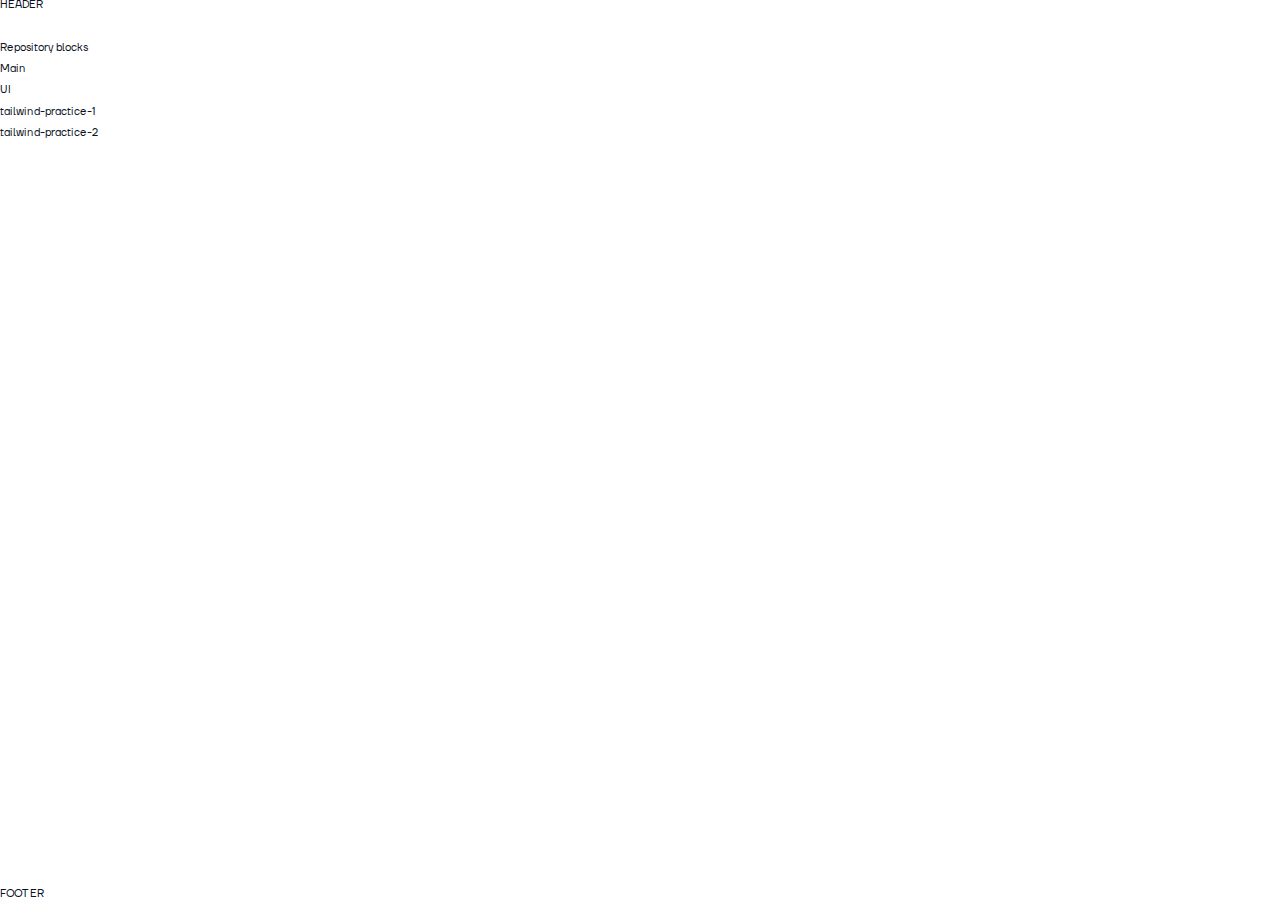
<file: index.html>
<!DOCTYPE html>
<html lang="ru">
  <head>
    <meta charset="utf-8">
    <title>Index</title>
    <meta content="width=device-width, initial-scale=1" name="viewport">
    <meta content="ie=edge" http-equiv="x-ua-compatible">
    <meta name="theme-color" content="#4285f4">
    <link href="https://vitejs.dev/logo.svg" rel="icon" type="image/x-icon">
    <script type="module" crossorigin src="scripts/index.js?1738285273096"></script>
    <link rel="stylesheet" crossorigin href="styles/index.css">
  </head>
  <body data-barba="wrapper">
    <div class="wrapper">
      <header class="header">
        <div class="header__inner">HEADER</div>
      </header>
      <main data-barba="container">
        <div class="inner">
          <h1></h1><br><br><br><a href="blocks.html">Repository blocks</a><br><br><a href="main.html">Main</a><br><br><a href="ui.html">UI</a><br><br><a href="tailwind-practice-1.html">tailwind-practice-1</a><br><br><a href="tailwind-practice-2.html">tailwind-practice-2</a>
        </div>
      </main>
      <footer class="footer">
        <div class="footer__inner">FOOTER</div>
      </footer>
    </div>
  </body>
</html>
</file>
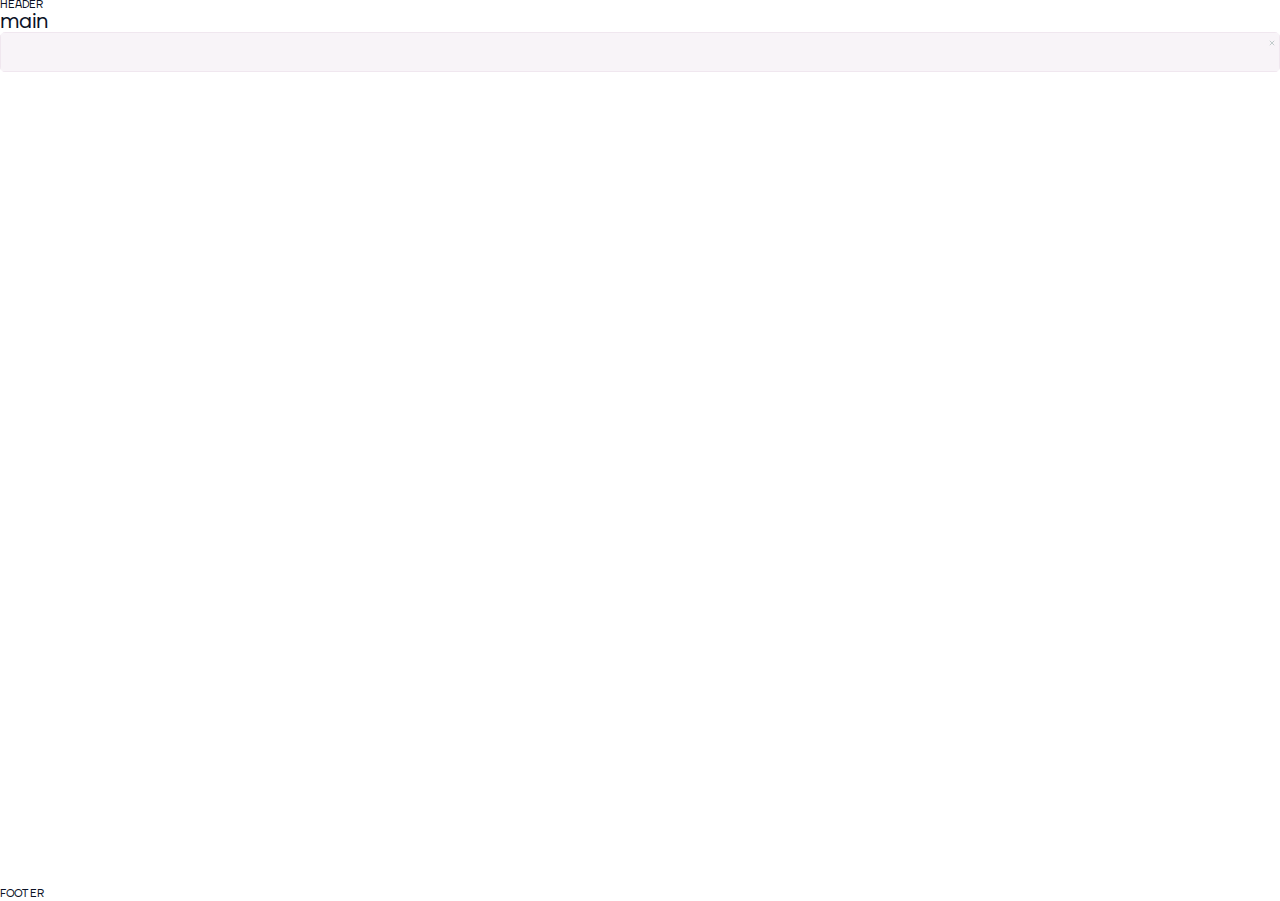
<file: main.html>
<!DOCTYPE html>
<html lang="ru">
  <head>
    <meta charset="utf-8">
    <title>Main</title>
    <meta content="width=device-width, initial-scale=1" name="viewport">
    <meta content="ie=edge" http-equiv="x-ua-compatible">
    <meta name="theme-color" content="#4285f4">
    <link href="https://vitejs.dev/logo.svg" rel="icon" type="image/x-icon">
    <script type="module" crossorigin src="scripts/index.js?1738285273096"></script>
    <link rel="stylesheet" crossorigin href="styles/index.css">
  </head>
  <body data-barba="wrapper">
    <div class="wrapper">
      <header class="header">
        <div class="header__inner">HEADER</div>
      </header>
      <main data-barba="container" data-barba-namespace="main">
        <div class="inner">
          <h1>main</h1>
          <div class="input-ui custom-placeholder" data-input-parent="">
            <input data-input="" required="" name=""/>
            <div class="custom-placeholder__service"><span></span>
              <svg class="custom-placeholder__reset" xmlns="http://www.w3.org/2000/svg" width="18" height="18" viewBox="0 0 48 48" fill="none">
                <path d="M18.15 18.15L29.85 29.85" stroke="#A5B7B3" stroke-width="2" stroke-linecap="round" stroke-linejoin="round"></path>
                <path d="M18.15 29.85L29.85 18.15" stroke="#A5B7B3" stroke-width="2" stroke-linecap="round" stroke-linejoin="round"></path>
              </svg>
            </div>
          </div>
        </div>
      </main>
      <footer class="footer">
        <div class="footer__inner">FOOTER</div>
      </footer>
    </div>
  </body>
</html>
</file>
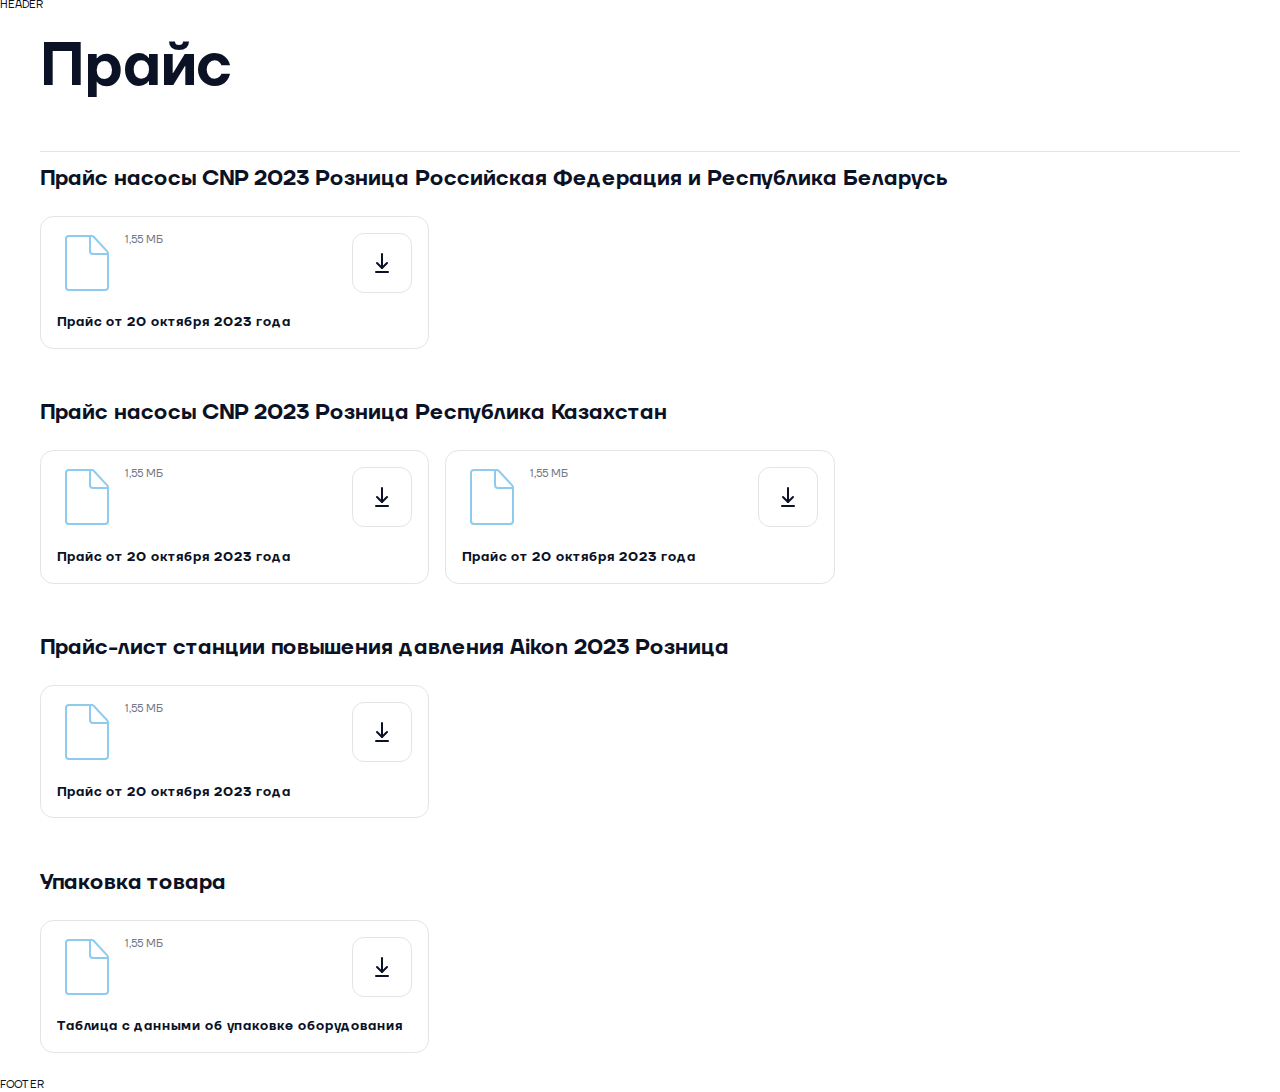
<file: tailwind-practice-1.html>
<!DOCTYPE html>
<html lang="ru">
  <head>
    <meta charset="utf-8">
    <title>tailwind-practice-1</title>
    <meta content="width=device-width, initial-scale=1" name="viewport">
    <meta content="ie=edge" http-equiv="x-ua-compatible">
    <meta name="theme-color" content="#4285f4">
    <link href="https://vitejs.dev/logo.svg" rel="icon" type="image/x-icon">
    <script type="module" crossorigin src="scripts/index.js?1738285273096"></script>
    <link rel="stylesheet" crossorigin href="styles/index.css">
  </head>
  <body data-barba="wrapper">
    <div class="wrapper">
      <header class="header">
        <div class="header__inner">HEADER</div>
      </header>
      <main data-barba="container" data-barba-namespace="tailwind-practice-1">
        <div class="tailwind-practice-1-content px-60px py-40px d:px-6 s:px-4">
          <div class="content flex flex-col gap-20 d:gap-24px">
            <h1 class="content-title text-90px lett font-semibold d:text-32px">Прайс</h1>
            <div class="content-blocks border-t-1px border-greyBorder flex flex-col gap-20 pt-6 d:gap-12">
              <div class="content-block flex flex-col gap-10 d:gap-24px">
                <h2 class="title-32 text-32px font-semibold d:text-xl">Прайс насосы CNP 2023 Розница Российская Федерация и Республика Беларусь
                </h2>
                <div class="content-block__cards gap-24px grid grid-cols-3 d:grid-cols-2 d:gap-4 m:grid-cols-1"><a class="price-card rounded-20px border-greyBorder border-1px h-200px p-24px flex flex-col justify-between gap-5 gap-6 d:h-full d:rounded-2xl d:p-4" href="#" download="">
                    <div class="price-card__top flex justify-between gap-5">
                      <div class="price-card__info flex gap-3">
                        <div class="price-card__icon shrink-0 d:h-10 d:w-10">
                          <svg xmlns="http://www.w3.org/2000/svg" width="60" height="60" viewbox="0 0 60 60" fill="none">
                            <path d="M48 57.0002H12C10.3432 57.0002 9.00001 55.6571 9 54.0002L9 6.00025C9 4.34339 10.3431 3.00025 12 3.00025L34.6893 3.00024C35.5249 3.00024 36.3228 3.34883 36.8905 3.96202L50.2013 18.3376C50.7148 18.8922 51 19.6201 51 20.3759L51 54.0002C51 55.6571 49.6569 57.0002 48 57.0002Z" stroke="#8ECCEF" stroke-width="2" stroke-linecap="round" stroke-linejoin="round"></path>
                            <path d="M51 21.0002L36 21.0002C34.3431 21.0002 33 19.6571 33 18.0002L33 3.00024" stroke="#8ECCEF" stroke-width="2" stroke-linecap="round" stroke-linejoin="round"></path>
                          </svg>
                        </div>
                        <div class="price-card__weight text-greyText leading-140 d:text-sm">1,55 МБ</div>
                      </div>
                      <div class="price-card__download-icon shrink-0 d:h-10 d:w-10">
                        <svg xmlns="http://www.w3.org/2000/svg" width="60" height="60" viewbox="0 0 60 60" fill="none">
                          <rect x="0.5" y="0.500244" width="59" height="59" rx="11.5" stroke="#E4E4E4"></rect>
                          <path d="M24 39.0002H36" stroke="#0B1226" stroke-width="2" stroke-linecap="round" stroke-linejoin="round"></path>
                          <path d="M30 21.0002L30 35.0002" stroke="#0B1226" stroke-width="2" stroke-linecap="round" stroke-linejoin="round"></path>
                          <path d="M35 30.0002L30 35.0002L25 30.0002" stroke="#0B1226" stroke-width="2" stroke-linecap="round" stroke-linejoin="round"></path>
                        </svg>
                      </div>
                    </div>
                    <div class="price-card__bottom">
                      <div class="price-card__text leading-140 text-xl font-semibold d:leading-120 d:text-sm">Прайс от 20 октября 2023 года</div>
                    </div></a>
                </div>
              </div>
              <div class="content-block flex flex-col gap-10 d:gap-24px">
                <h2 class="title-32 text-32px font-semibold d:text-xl">Прайс насосы CNP 2023 Розница Республика Казахстан
                </h2>
                <div class="content-block__cards gap-24px grid grid-cols-3 d:grid-cols-2 d:gap-4 m:grid-cols-1"><a class="price-card rounded-20px border-greyBorder border-1px h-200px p-24px flex flex-col justify-between gap-5 gap-6 d:h-full d:rounded-2xl d:p-4" href="#" download="">
                    <div class="price-card__top flex justify-between gap-5">
                      <div class="price-card__info flex gap-3">
                        <div class="price-card__icon shrink-0 d:h-10 d:w-10">
                          <svg xmlns="http://www.w3.org/2000/svg" width="60" height="60" viewbox="0 0 60 60" fill="none">
                            <path d="M48 57.0002H12C10.3432 57.0002 9.00001 55.6571 9 54.0002L9 6.00025C9 4.34339 10.3431 3.00025 12 3.00025L34.6893 3.00024C35.5249 3.00024 36.3228 3.34883 36.8905 3.96202L50.2013 18.3376C50.7148 18.8922 51 19.6201 51 20.3759L51 54.0002C51 55.6571 49.6569 57.0002 48 57.0002Z" stroke="#8ECCEF" stroke-width="2" stroke-linecap="round" stroke-linejoin="round"></path>
                            <path d="M51 21.0002L36 21.0002C34.3431 21.0002 33 19.6571 33 18.0002L33 3.00024" stroke="#8ECCEF" stroke-width="2" stroke-linecap="round" stroke-linejoin="round"></path>
                          </svg>
                        </div>
                        <div class="price-card__weight text-greyText leading-140 d:text-sm">1,55 МБ</div>
                      </div>
                      <div class="price-card__download-icon shrink-0 d:h-10 d:w-10">
                        <svg xmlns="http://www.w3.org/2000/svg" width="60" height="60" viewbox="0 0 60 60" fill="none">
                          <rect x="0.5" y="0.500244" width="59" height="59" rx="11.5" stroke="#E4E4E4"></rect>
                          <path d="M24 39.0002H36" stroke="#0B1226" stroke-width="2" stroke-linecap="round" stroke-linejoin="round"></path>
                          <path d="M30 21.0002L30 35.0002" stroke="#0B1226" stroke-width="2" stroke-linecap="round" stroke-linejoin="round"></path>
                          <path d="M35 30.0002L30 35.0002L25 30.0002" stroke="#0B1226" stroke-width="2" stroke-linecap="round" stroke-linejoin="round"></path>
                        </svg>
                      </div>
                    </div>
                    <div class="price-card__bottom">
                      <div class="price-card__text leading-140 text-xl font-semibold d:leading-120 d:text-sm">Прайс от 20 октября 2023 года</div>
                    </div></a><a class="price-card rounded-20px border-greyBorder border-1px h-200px p-24px flex flex-col justify-between gap-5 gap-6 d:h-full d:rounded-2xl d:p-4" href="#" download="">
                    <div class="price-card__top flex justify-between gap-5">
                      <div class="price-card__info flex gap-3">
                        <div class="price-card__icon shrink-0 d:h-10 d:w-10">
                          <svg xmlns="http://www.w3.org/2000/svg" width="60" height="60" viewbox="0 0 60 60" fill="none">
                            <path d="M48 57.0002H12C10.3432 57.0002 9.00001 55.6571 9 54.0002L9 6.00025C9 4.34339 10.3431 3.00025 12 3.00025L34.6893 3.00024C35.5249 3.00024 36.3228 3.34883 36.8905 3.96202L50.2013 18.3376C50.7148 18.8922 51 19.6201 51 20.3759L51 54.0002C51 55.6571 49.6569 57.0002 48 57.0002Z" stroke="#8ECCEF" stroke-width="2" stroke-linecap="round" stroke-linejoin="round"></path>
                            <path d="M51 21.0002L36 21.0002C34.3431 21.0002 33 19.6571 33 18.0002L33 3.00024" stroke="#8ECCEF" stroke-width="2" stroke-linecap="round" stroke-linejoin="round"></path>
                          </svg>
                        </div>
                        <div class="price-card__weight text-greyText leading-140 d:text-sm">1,55 МБ</div>
                      </div>
                      <div class="price-card__download-icon shrink-0 d:h-10 d:w-10">
                        <svg xmlns="http://www.w3.org/2000/svg" width="60" height="60" viewbox="0 0 60 60" fill="none">
                          <rect x="0.5" y="0.500244" width="59" height="59" rx="11.5" stroke="#E4E4E4"></rect>
                          <path d="M24 39.0002H36" stroke="#0B1226" stroke-width="2" stroke-linecap="round" stroke-linejoin="round"></path>
                          <path d="M30 21.0002L30 35.0002" stroke="#0B1226" stroke-width="2" stroke-linecap="round" stroke-linejoin="round"></path>
                          <path d="M35 30.0002L30 35.0002L25 30.0002" stroke="#0B1226" stroke-width="2" stroke-linecap="round" stroke-linejoin="round"></path>
                        </svg>
                      </div>
                    </div>
                    <div class="price-card__bottom">
                      <div class="price-card__text leading-140 text-xl font-semibold d:leading-120 d:text-sm">Прайс от 20 октября 2023 года</div>
                    </div></a>
                </div>
              </div>
              <div class="content-block flex flex-col gap-10 d:gap-24px">
                <h2 class="title-32 text-32px font-semibold d:text-xl">Прайс-лист станции повышения давления Aikon 2023 Розница
                </h2>
                <div class="content-block__cards gap-24px grid grid-cols-3 d:grid-cols-2 d:gap-4 m:grid-cols-1"><a class="price-card rounded-20px border-greyBorder border-1px h-200px p-24px flex flex-col justify-between gap-5 gap-6 d:h-full d:rounded-2xl d:p-4" href="#" download="">
                    <div class="price-card__top flex justify-between gap-5">
                      <div class="price-card__info flex gap-3">
                        <div class="price-card__icon shrink-0 d:h-10 d:w-10">
                          <svg xmlns="http://www.w3.org/2000/svg" width="60" height="60" viewbox="0 0 60 60" fill="none">
                            <path d="M48 57.0002H12C10.3432 57.0002 9.00001 55.6571 9 54.0002L9 6.00025C9 4.34339 10.3431 3.00025 12 3.00025L34.6893 3.00024C35.5249 3.00024 36.3228 3.34883 36.8905 3.96202L50.2013 18.3376C50.7148 18.8922 51 19.6201 51 20.3759L51 54.0002C51 55.6571 49.6569 57.0002 48 57.0002Z" stroke="#8ECCEF" stroke-width="2" stroke-linecap="round" stroke-linejoin="round"></path>
                            <path d="M51 21.0002L36 21.0002C34.3431 21.0002 33 19.6571 33 18.0002L33 3.00024" stroke="#8ECCEF" stroke-width="2" stroke-linecap="round" stroke-linejoin="round"></path>
                          </svg>
                        </div>
                        <div class="price-card__weight text-greyText leading-140 d:text-sm">1,55 МБ</div>
                      </div>
                      <div class="price-card__download-icon shrink-0 d:h-10 d:w-10">
                        <svg xmlns="http://www.w3.org/2000/svg" width="60" height="60" viewbox="0 0 60 60" fill="none">
                          <rect x="0.5" y="0.500244" width="59" height="59" rx="11.5" stroke="#E4E4E4"></rect>
                          <path d="M24 39.0002H36" stroke="#0B1226" stroke-width="2" stroke-linecap="round" stroke-linejoin="round"></path>
                          <path d="M30 21.0002L30 35.0002" stroke="#0B1226" stroke-width="2" stroke-linecap="round" stroke-linejoin="round"></path>
                          <path d="M35 30.0002L30 35.0002L25 30.0002" stroke="#0B1226" stroke-width="2" stroke-linecap="round" stroke-linejoin="round"></path>
                        </svg>
                      </div>
                    </div>
                    <div class="price-card__bottom">
                      <div class="price-card__text leading-140 text-xl font-semibold d:leading-120 d:text-sm">Прайс от 20 октября 2023 года</div>
                    </div></a>
                </div>
              </div>
              <div class="content-block flex flex-col gap-10 d:gap-24px">
                <h2 class="title-32 text-32px font-semibold d:text-xl">Упаковка товара
                </h2>
                <div class="content-block__cards gap-24px grid grid-cols-3 d:grid-cols-2 d:gap-4 m:grid-cols-1"><a class="price-card rounded-20px border-greyBorder border-1px h-200px p-24px flex flex-col justify-between gap-5 gap-6 d:h-full d:rounded-2xl d:p-4" href="#" download="">
                    <div class="price-card__top flex justify-between gap-5">
                      <div class="price-card__info flex gap-3">
                        <div class="price-card__icon shrink-0 d:h-10 d:w-10">
                          <svg xmlns="http://www.w3.org/2000/svg" width="60" height="60" viewbox="0 0 60 60" fill="none">
                            <path d="M48 57.0002H12C10.3432 57.0002 9.00001 55.6571 9 54.0002L9 6.00025C9 4.34339 10.3431 3.00025 12 3.00025L34.6893 3.00024C35.5249 3.00024 36.3228 3.34883 36.8905 3.96202L50.2013 18.3376C50.7148 18.8922 51 19.6201 51 20.3759L51 54.0002C51 55.6571 49.6569 57.0002 48 57.0002Z" stroke="#8ECCEF" stroke-width="2" stroke-linecap="round" stroke-linejoin="round"></path>
                            <path d="M51 21.0002L36 21.0002C34.3431 21.0002 33 19.6571 33 18.0002L33 3.00024" stroke="#8ECCEF" stroke-width="2" stroke-linecap="round" stroke-linejoin="round"></path>
                          </svg>
                        </div>
                        <div class="price-card__weight text-greyText leading-140 d:text-sm">1,55 МБ</div>
                      </div>
                      <div class="price-card__download-icon shrink-0 d:h-10 d:w-10">
                        <svg xmlns="http://www.w3.org/2000/svg" width="60" height="60" viewbox="0 0 60 60" fill="none">
                          <rect x="0.5" y="0.500244" width="59" height="59" rx="11.5" stroke="#E4E4E4"></rect>
                          <path d="M24 39.0002H36" stroke="#0B1226" stroke-width="2" stroke-linecap="round" stroke-linejoin="round"></path>
                          <path d="M30 21.0002L30 35.0002" stroke="#0B1226" stroke-width="2" stroke-linecap="round" stroke-linejoin="round"></path>
                          <path d="M35 30.0002L30 35.0002L25 30.0002" stroke="#0B1226" stroke-width="2" stroke-linecap="round" stroke-linejoin="round"></path>
                        </svg>
                      </div>
                    </div>
                    <div class="price-card__bottom">
                      <div class="price-card__text leading-140 text-xl font-semibold d:leading-120 d:text-sm">Таблица с данными об упаковке оборудования</div>
                    </div></a>
                </div>
              </div>
            </div>
          </div>
        </div>
      </main>
      <footer class="footer">
        <div class="footer__inner">FOOTER</div>
      </footer>
    </div>
  </body>
</html>
</file>
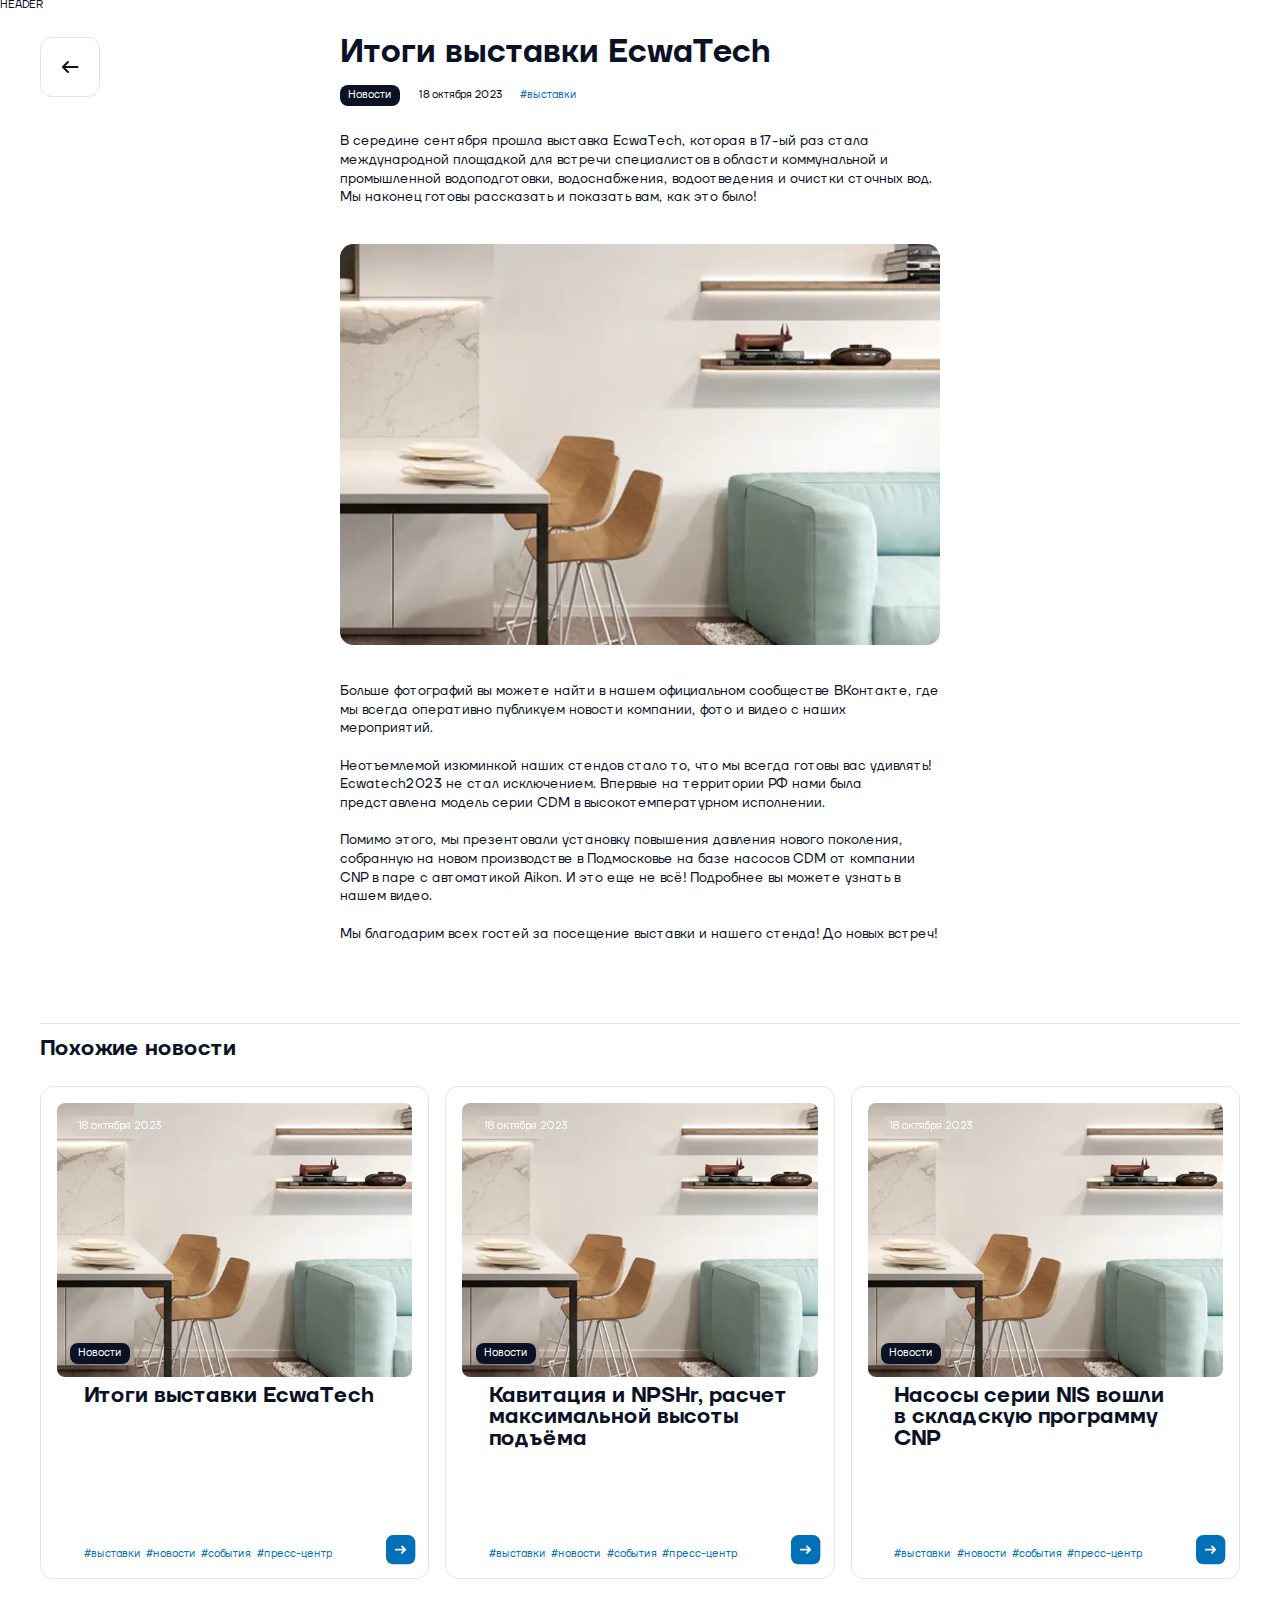
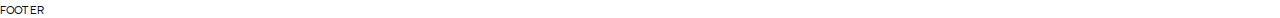
<file: tailwind-practice-2.html>
<!DOCTYPE html>
<html lang="ru">
  <head>
    <meta charset="utf-8">
    <title>tailwind-practice-2</title>
    <meta content="width=device-width, initial-scale=1" name="viewport">
    <meta content="ie=edge" http-equiv="x-ua-compatible">
    <meta name="theme-color" content="#4285f4">
    <link href="https://vitejs.dev/logo.svg" rel="icon" type="image/x-icon">
    <script type="module" crossorigin src="scripts/index.js?1738285273096"></script>
    <link rel="stylesheet" crossorigin href="styles/index.css">
  </head>
  <body data-barba="wrapper">
    <div class="wrapper">
      <header class="header">
        <div class="header__inner">HEADER</div>
      </header>
      <main data-barba="container" data-barba-namespace="tailwind-practice-2">
        <div class="tailwind-practice-2-content px-60px py-40px d:px-6 s:px-4">
          <div class="back-button__wrapper w-60px h-60px left-60px absolute top-10 h-auto w-auto d:static"><a class="back-button desktop" href="#">
              <svg xmlns="http://www.w3.org/2000/svg" width="60" height="60" viewbox="0 0 60 60" fill="none">
                <rect x="-0.5" y="0.5" width="59" height="59" rx="11.5" transform="matrix(-1 0 0 1 59 0)" fill="white"></rect>
                <rect x="-0.5" y="0.5" width="59" height="59" rx="11.5" transform="matrix(-1 0 0 1 59 0)" stroke="#E4E4E4"></rect>
                <path d="M27.975 24.9417L22.9167 30M22.9167 30L27.975 35.0583M22.9167 30L37.5 30" stroke="#0B1226" stroke-width="2" stroke-miterlimit="10" stroke-linecap="round" stroke-linejoin="round"></path>
              </svg></a><a class="back-button border-1px border-greyBorder mb-6 flex w-max items-center gap-4 gap-4 rounded-xl p-2 devices" href="#"><span class="back-button__icon block h-8 w-8 shrink-0">
                <svg xmlns="http://www.w3.org/2000/svg" width="32" height="32" viewbox="0 0 32 32" fill="none">
                  <rect width="32" height="32" rx="8" transform="matrix(-1 0 0 1 32 0)" fill="#0070B8"></rect>
                  <path d="M14.5825 12.4592L11.0417 16M11.0417 16L14.5825 19.5408M11.0417 16L21.25 16" stroke="white" stroke-width="2" stroke-miterlimit="10" stroke-linecap="round" stroke-linejoin="round"></path>
                </svg></span><span class="back-button__text text-16px block text-nowrap font-semibold">Назад в пресс-центр</span></a></div>
          <div class="content w-890px mx-auto flex flex-col gap-20 d:gap-24px d:w-full">
            <article class="article flex flex-col gap-10 d:gap-24px">
              <div class="article__header">
                <h1 class="title-48 text-5xl font-semibold d:text-2xl mb-6 d:mb-4">Итоги выставки EcwaTech
                </h1>
                <div class="flex flex-wrap items-center gap-4">
                  <div class="news-label leading-140 rounded-xl bg-black px-3 py-1 text-white d:py-2px d:rounded-lg d:px-2 d:text-sm">Новости</div>
                  <div class="date-label leading-140 px-3 py-1 d:py-2px d:px-2 d:text-sm">18 октября 2023</div><a class="hashtag-label leading-140 text-blueText d:text-sm" href="#">#выставки</a>
                </div>
              </div>
              <div class="article__content text-xl d:text-base">
                <p>В середине сентября прошла выставка EcwaTech, которая в 17-ый раз стала международной площадкой для встречи специалистов в области коммунальной и промышленной водоподготовки, водоснабжения, водоотведения и очистки сточных вод. Мы наконец готовы рассказать и показать вам, как это было!</p><br/><br class="desktop"/>
                <div class="article__picture rounded-20px w-full overflow-hidden">
                  <picture class="picture block h-full w-full">
                    <source class="lazyload" type="image/webp" srcset="webp/fancy_img1.webp"/>
                    <source class="lazyload" type="image/jpeg" srcset="images/fancy_img1.jpg"/><img class="picture__img lazyload" src="images/fancy_img1.jpg" data-src="images/fancy_img1.jpg" alt="fancy_img1.jpg"/>
                  </picture>
                </div><br/><br class="desktop"/>
                <p>Больше фотографий вы можете найти в нашем официальном сообществе ВКонтакте, где мы всегда оперативно публикуем новости компании, фото и видео с наших мероприятий.</p><br/>
                <p>Неотъемлемой изюминкой наших стендов стало то, что мы всегда готовы вас удивлять! Ecwatech2023 не стал исключением. Впервые на территории РФ нами была представлена модель серии CDM в высокотемпературном исполнении.</p><br/>
                <p>Помимо этого, мы презентовали установку повышения давления нового поколения, собранную на новом производстве в Подмосковье на базе насосов CDM от компании CNP в паре с автоматикой Aikon. И это еще не всё! Подробнее вы можете узнать в нашем видео.</p><br/>
                <p>Мы благодарим всех гостей за посещение выставки и нашего стенда! До новых встреч!</p>
              </div>
            </article>
          </div>
          <div class="more-news mt-120px border-t-1px border-greyBorder pt-5 d:mt-12 d:pt-3">
            <h2 class="title-32 text-32px font-semibold d:text-xl mb-10 d:mb-6">Похожие новости
            </h2>
            <div class="more-news__cards gap-24px grid grid-cols-3 d:mx-negative-24px s:mx-negative-16px d:flex d:w-screen d:gap-4 d:overflow-auto d:px-6 s:px-4"><a class="news-card h-740px rounded-20px border-greyBorder border-1px p-24px relative flex shrink-0 flex-col gap-10 d:h-351px d:w-253px gap-3 d:rounded-2xl d:p-2" href="#">
                <div class="news-card__image relative flex shrink-0 flex-col gap-6 overflow-hidden rounded-xl d:leading-120 d:rounded-xl">
                  <picture class="picture block h-full w-full">
                    <source class="lazyload" type="image/webp" srcset="webp/fancy_img1.webp"/>
                    <source class="lazyload" type="image/jpeg" srcset="images/fancy_img1.jpg"/><img class="picture__img lazyload" src="images/fancy_img1.jpg" data-src="images/fancy_img1.jpg" alt="fancy_img1.jpg"/>
                  </picture>
                  <div class="news-card__date leading-140 absolute left-5 top-5 z-10 rounded-xl px-3 py-1 text-white backdrop-blur-md d:py-2px d:leading-120 d:left-2 d:top-2 d:rounded-lg d:px-2 d:text-xs">18 октября 2023</div>
                  <div class="news-card__chapter leading-140 absolute bottom-5 left-5 z-10 rounded-xl bg-black px-3 py-1 text-white d:py-2px d:leading-120 d:bottom-2 d:left-2 d:rounded-lg d:px-2 d:text-xs">Новости</div>
                </div>
                <div class="news-card__info flex h-full flex-col justify-between gap-2 px-10 d:px-2">
                  <div class="news-card__title text-32px line-clamp-4 font-semibold d:leading-120 d:line-clamp-3 d:text-base">Итоги выставки EcwaTech</div>
                  <div class="news-card__hashtags flex flex-wrap items-center gap-2 d:w-36 d:gap-y-0">
                    <div class="hashtag-label leading-140 text-blueText d:text-sm">#выставки</div>
                    <div class="hashtag-label leading-140 text-blueText d:text-sm">#новости</div>
                    <div class="hashtag-label leading-140 text-blueText d:text-sm">#события</div>
                    <div class="hashtag-label leading-140 text-blueText d:text-sm">#пресс-центр</div>
                  </div>
                </div>
                <div class="news-card__icon absolute bottom-5 right-5 h-11 w-11 rotate-180 d:bottom-2 d:right-2 d:h-8 d:w-8">
                  <svg xmlns="http://www.w3.org/2000/svg" width="32" height="32" viewbox="0 0 32 32" fill="none">
                    <rect width="32" height="32" rx="8" transform="matrix(-1 0 0 1 32 0)" fill="#0070B8"></rect>
                    <path d="M14.5825 12.4592L11.0417 16M11.0417 16L14.5825 19.5408M11.0417 16L21.25 16" stroke="white" stroke-width="2" stroke-miterlimit="10" stroke-linecap="round" stroke-linejoin="round"></path>
                  </svg>
                </div></a><a class="news-card h-740px rounded-20px border-greyBorder border-1px p-24px relative flex shrink-0 flex-col gap-10 d:h-351px d:w-253px gap-3 d:rounded-2xl d:p-2" href="#">
                <div class="news-card__image relative flex shrink-0 flex-col gap-6 overflow-hidden rounded-xl d:leading-120 d:rounded-xl">
                  <picture class="picture block h-full w-full">
                    <source class="lazyload" type="image/webp" srcset="webp/fancy_img1.webp"/>
                    <source class="lazyload" type="image/jpeg" srcset="images/fancy_img1.jpg"/><img class="picture__img lazyload" src="images/fancy_img1.jpg" data-src="images/fancy_img1.jpg" alt="fancy_img1.jpg"/>
                  </picture>
                  <div class="news-card__date leading-140 absolute left-5 top-5 z-10 rounded-xl px-3 py-1 text-white backdrop-blur-md d:py-2px d:leading-120 d:left-2 d:top-2 d:rounded-lg d:px-2 d:text-xs">18 октября 2023</div>
                  <div class="news-card__chapter leading-140 absolute bottom-5 left-5 z-10 rounded-xl bg-black px-3 py-1 text-white d:py-2px d:leading-120 d:bottom-2 d:left-2 d:rounded-lg d:px-2 d:text-xs">Новости</div>
                </div>
                <div class="news-card__info flex h-full flex-col justify-between gap-2 px-10 d:px-2">
                  <div class="news-card__title text-32px line-clamp-4 font-semibold d:leading-120 d:line-clamp-3 d:text-base">Кавитация и NPSHr, расчет максимальной высоты подъёма</div>
                  <div class="news-card__hashtags flex flex-wrap items-center gap-2 d:w-36 d:gap-y-0">
                    <div class="hashtag-label leading-140 text-blueText d:text-sm">#выставки</div>
                    <div class="hashtag-label leading-140 text-blueText d:text-sm">#новости</div>
                    <div class="hashtag-label leading-140 text-blueText d:text-sm">#события</div>
                    <div class="hashtag-label leading-140 text-blueText d:text-sm">#пресс-центр</div>
                  </div>
                </div>
                <div class="news-card__icon absolute bottom-5 right-5 h-11 w-11 rotate-180 d:bottom-2 d:right-2 d:h-8 d:w-8">
                  <svg xmlns="http://www.w3.org/2000/svg" width="32" height="32" viewbox="0 0 32 32" fill="none">
                    <rect width="32" height="32" rx="8" transform="matrix(-1 0 0 1 32 0)" fill="#0070B8"></rect>
                    <path d="M14.5825 12.4592L11.0417 16M11.0417 16L14.5825 19.5408M11.0417 16L21.25 16" stroke="white" stroke-width="2" stroke-miterlimit="10" stroke-linecap="round" stroke-linejoin="round"></path>
                  </svg>
                </div></a><a class="news-card h-740px rounded-20px border-greyBorder border-1px p-24px relative flex shrink-0 flex-col gap-10 d:h-351px d:w-253px gap-3 d:rounded-2xl d:p-2" href="#">
                <div class="news-card__image relative flex shrink-0 flex-col gap-6 overflow-hidden rounded-xl d:leading-120 d:rounded-xl">
                  <picture class="picture block h-full w-full">
                    <source class="lazyload" type="image/webp" srcset="webp/fancy_img1.webp"/>
                    <source class="lazyload" type="image/jpeg" srcset="images/fancy_img1.jpg"/><img class="picture__img lazyload" src="images/fancy_img1.jpg" data-src="images/fancy_img1.jpg" alt="fancy_img1.jpg"/>
                  </picture>
                  <div class="news-card__date leading-140 absolute left-5 top-5 z-10 rounded-xl px-3 py-1 text-white backdrop-blur-md d:py-2px d:leading-120 d:left-2 d:top-2 d:rounded-lg d:px-2 d:text-xs">18 октября 2023</div>
                  <div class="news-card__chapter leading-140 absolute bottom-5 left-5 z-10 rounded-xl bg-black px-3 py-1 text-white d:py-2px d:leading-120 d:bottom-2 d:left-2 d:rounded-lg d:px-2 d:text-xs">Новости</div>
                </div>
                <div class="news-card__info flex h-full flex-col justify-between gap-2 px-10 d:px-2">
                  <div class="news-card__title text-32px line-clamp-4 font-semibold d:leading-120 d:line-clamp-3 d:text-base">Насосы серии NIS вошли в складскую программу CNP</div>
                  <div class="news-card__hashtags flex flex-wrap items-center gap-2 d:w-36 d:gap-y-0">
                    <div class="hashtag-label leading-140 text-blueText d:text-sm">#выставки</div>
                    <div class="hashtag-label leading-140 text-blueText d:text-sm">#новости</div>
                    <div class="hashtag-label leading-140 text-blueText d:text-sm">#события</div>
                    <div class="hashtag-label leading-140 text-blueText d:text-sm">#пресс-центр</div>
                  </div>
                </div>
                <div class="news-card__icon absolute bottom-5 right-5 h-11 w-11 rotate-180 d:bottom-2 d:right-2 d:h-8 d:w-8">
                  <svg xmlns="http://www.w3.org/2000/svg" width="32" height="32" viewbox="0 0 32 32" fill="none">
                    <rect width="32" height="32" rx="8" transform="matrix(-1 0 0 1 32 0)" fill="#0070B8"></rect>
                    <path d="M14.5825 12.4592L11.0417 16M11.0417 16L14.5825 19.5408M11.0417 16L21.25 16" stroke="white" stroke-width="2" stroke-miterlimit="10" stroke-linecap="round" stroke-linejoin="round"></path>
                  </svg>
                </div></a>
            </div>
          </div>
        </div>
      </main>
      <footer class="footer">
        <div class="footer__inner">FOOTER</div>
      </footer>
    </div>
  </body>
</html>
</file>
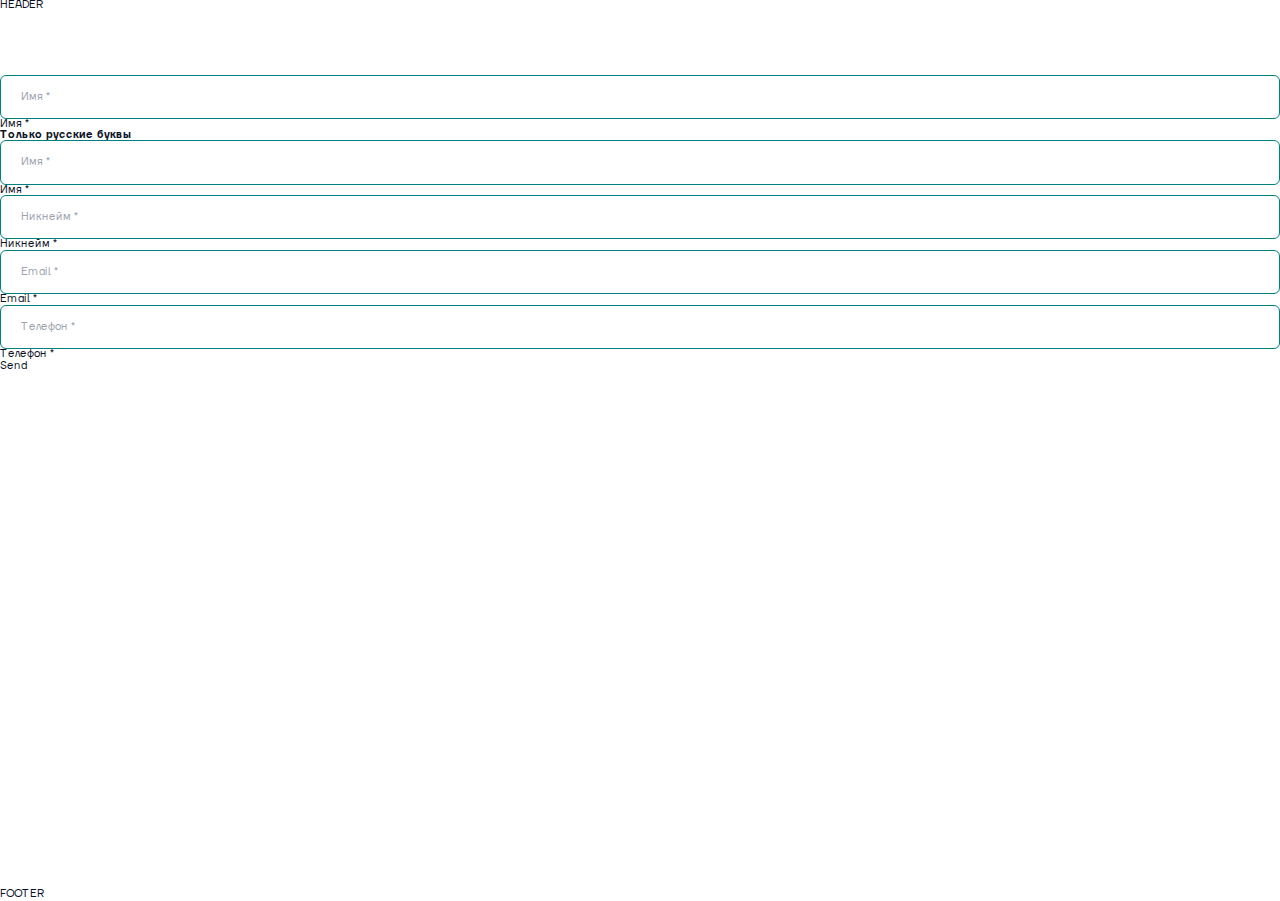
<file: ui.html>
<!DOCTYPE html>
<html lang="ru">
  <head>
    <meta charset="utf-8">
    <title>ui</title>
    <meta content="width=device-width, initial-scale=1" name="viewport">
    <meta content="ie=edge" http-equiv="x-ua-compatible">
    <meta name="theme-color" content="#4285f4">
    <link href="https://vitejs.dev/logo.svg" rel="icon" type="image/x-icon">
    <script type="module" crossorigin src="scripts/index.js?1738285273096"></script>
    <link rel="stylesheet" crossorigin href="styles/index.css">
  </head>
  <body data-barba="wrapper">
    <div class="wrapper">
      <header class="header">
        <div class="header__inner">HEADER</div>
      </header>
      <main class="ui-page" data-barba="container" data-barba-namespace="ui">
        <div class="inner"><br><br><br><br><br><br>
          <form class="contacts-form__form" data-form-id="main-form" action="#">
            <div class="contacts-form__row">
              <div class="contacts-form__item">
                <div class="ui-input custom-placeholder" data-input-parent="">
                  <input data-input="" name="fio" id="contacts-form1" type="text" placeholder="Имя *" required="" data-validate="text-only"/>
                  <div class="custom-placeholder__service"></div><span>Имя *</span>
                  <div class="ui-input__error" data-error-container=""></div>
                </div>
              </div>
              <p class="font-bold">Только русские буквы</p>
              <div class="contacts-form__item">
                <div class="ui-input custom-placeholder" data-input-parent="">
                  <input data-input="" name="fio" id="contacts-form1" type="text" placeholder="Имя *" required="" data-validate="text-cyrillic"/>
                  <div class="custom-placeholder__service"></div><span>Имя *</span>
                  <div class="ui-input__error" data-error-container=""></div>
                </div>
              </div>
              <div class="contacts-form__item">
                <div class="ui-input custom-placeholder" data-input-parent="">
                  <input data-input="" name="nickname" id="contacts-form1" type="text" placeholder="Никнейм *" required="" data-validate="text"/>
                  <div class="custom-placeholder__service"></div><span>Никнейм *</span>
                  <div class="ui-input__error" data-error-container=""></div>
                </div>
              </div>
            </div>
            <div class="contacts-form__row">
              <div class="contacts-form__item">
                <div class="ui-input custom-placeholder" data-input-parent="">
                  <input data-input="" name="email" id="contacts-form2" type="email" required="" placeholder="Email *" data-validate="email" minlength="3"/>
                  <div class="custom-placeholder__service"></div><span>Email *</span>
                  <div class="ui-input__error" data-error-container=""></div>
                </div>
              </div>
            </div>
            <div class="contacts-form__row">
              <div class="contacts-form__item">
                <div class="ui-input custom-placeholder" data-input-parent="">
                  <input data-input="" name="phone" id="contacts-form3" type="tel" data-mask-phone="" placeholder="Телефон *" required="" data-validate="tel"/>
                  <div class="custom-placeholder__service"></div><span>Телефон *</span>
                  <div class="ui-input__error" data-error-container=""></div>
                </div>
              </div>
            </div>
            <button type="submit">Send</button>
          </form>
        </div>
      </main>
      <footer class="footer">
        <div class="footer__inner">FOOTER</div>
      </footer>
    </div>
  </body>
</html>
</file>
<file: styles/index.css>
*,:before,:after{-webkit-box-sizing:border-box;box-sizing:border-box;border-width:0;border-style:solid;border-color:currentColor}:before,:after{--tw-content: ""}html,:host{line-height:1.5;-webkit-text-size-adjust:100%;-moz-tab-size:4;-o-tab-size:4;tab-size:4;font-family:ui-sans-serif,system-ui,sans-serif,"Apple Color Emoji","Segoe UI Emoji",Segoe UI Symbol,"Noto Color Emoji";-webkit-font-feature-settings:normal;font-feature-settings:normal;font-variation-settings:normal;-webkit-tap-highlight-color:transparent}body{margin:0;line-height:inherit}hr{height:0;color:inherit;border-top-width:1px}abbr:where([title]){-webkit-text-decoration:underline dotted;text-decoration:underline dotted}h1,h2,h3,h4,h5,h6{font-size:inherit;font-weight:inherit}a{color:inherit;text-decoration:inherit}code,kbd,samp,pre{font-family:ui-monospace,SFMono-Regular,Menlo,Monaco,Consolas,Liberation Mono,Courier New,monospace;-webkit-font-feature-settings:normal;font-feature-settings:normal;font-variation-settings:normal;font-size:1em}table{text-indent:0;border-color:inherit;border-collapse:collapse}button,input,optgroup,select,textarea{font-family:inherit;-webkit-font-feature-settings:inherit;font-feature-settings:inherit;font-variation-settings:inherit;font-size:100%;font-weight:inherit;line-height:inherit;letter-spacing:inherit;color:inherit;margin:0;padding:0}button,input:where([type=button]),input:where([type=reset]),input:where([type=submit]){-webkit-appearance:button;background-color:transparent;background-image:none}:-moz-focusring{outline:auto}:-moz-ui-invalid{box-shadow:none}::-webkit-inner-spin-button,::-webkit-outer-spin-button{height:auto}::-webkit-search-decoration{-webkit-appearance:none}blockquote,dl,dd,h1,h2,h3,h4,h5,h6,hr,figure,p,pre{margin:0}fieldset{margin:0;padding:0}legend{padding:0}ol,ul,menu{list-style:none;margin:0;padding:0}dialog{padding:0}textarea{resize:vertical}input::-webkit-input-placeholder,textarea::-webkit-input-placeholder{opacity:1;color:#9ca3af}input::-moz-placeholder,textarea::-moz-placeholder{opacity:1;color:#9ca3af}input:-ms-input-placeholder,textarea:-ms-input-placeholder{opacity:1;color:#9ca3af}input::-ms-input-placeholder,textarea::-ms-input-placeholder{opacity:1;color:#9ca3af}input::placeholder,textarea::placeholder{opacity:1;color:#9ca3af}button,[role=button]{cursor:pointer}:disabled{cursor:default}img,svg,video,canvas,audio,iframe,embed,object{display:block;vertical-align:middle}img,video{max-width:100%;height:auto}*,:before,:after{--tw-border-spacing-x: 0;--tw-border-spacing-y: 0;--tw-translate-x: 0;--tw-translate-y: 0;--tw-rotate: 0;--tw-skew-x: 0;--tw-skew-y: 0;--tw-scale-x: 1;--tw-scale-y: 1;--tw-pan-x: ;--tw-pan-y: ;--tw-pinch-zoom: ;--tw-scroll-snap-strictness: proximity;--tw-gradient-from-position: ;--tw-gradient-via-position: ;--tw-gradient-to-position: ;--tw-ordinal: ;--tw-slashed-zero: ;--tw-numeric-figure: ;--tw-numeric-spacing: ;--tw-numeric-fraction: ;--tw-ring-inset: ;--tw-ring-offset-width: 0px;--tw-ring-offset-color: #fff;--tw-ring-color: rgb(59 130 246 / .5);--tw-ring-offset-shadow: 0 0 #0000;--tw-ring-shadow: 0 0 #0000;--tw-shadow: 0 0 #0000;--tw-shadow-colored: 0 0 #0000;--tw-blur: ;--tw-brightness: ;--tw-contrast: ;--tw-grayscale: ;--tw-hue-rotate: ;--tw-invert: ;--tw-saturate: ;--tw-sepia: ;--tw-drop-shadow: ;--tw-backdrop-blur: ;--tw-backdrop-brightness: ;--tw-backdrop-contrast: ;--tw-backdrop-grayscale: ;--tw-backdrop-hue-rotate: ;--tw-backdrop-invert: ;--tw-backdrop-opacity: ;--tw-backdrop-saturate: ;--tw-backdrop-sepia: ;--tw-contain-size: ;--tw-contain-layout: ;--tw-contain-paint: ;--tw-contain-style: }::-ms-backdrop{--tw-border-spacing-x: 0;--tw-border-spacing-y: 0;--tw-translate-x: 0;--tw-translate-y: 0;--tw-rotate: 0;--tw-skew-x: 0;--tw-skew-y: 0;--tw-scale-x: 1;--tw-scale-y: 1;--tw-pan-x: ;--tw-pan-y: ;--tw-pinch-zoom: ;--tw-scroll-snap-strictness: proximity;--tw-gradient-from-position: ;--tw-gradient-via-position: ;--tw-gradient-to-position: ;--tw-ordinal: ;--tw-slashed-zero: ;--tw-numeric-figure: ;--tw-numeric-spacing: ;--tw-numeric-fraction: ;--tw-ring-inset: ;--tw-ring-offset-width: 0px;--tw-ring-offset-color: #fff;--tw-ring-color: rgb(59 130 246 / .5);--tw-ring-offset-shadow: 0 0 #0000;--tw-ring-shadow: 0 0 #0000;--tw-shadow: 0 0 #0000;--tw-shadow-colored: 0 0 #0000;--tw-blur: ;--tw-brightness: ;--tw-contrast: ;--tw-grayscale: ;--tw-hue-rotate: ;--tw-invert: ;--tw-saturate: ;--tw-sepia: ;--tw-drop-shadow: ;--tw-backdrop-blur: ;--tw-backdrop-brightness: ;--tw-backdrop-contrast: ;--tw-backdrop-grayscale: ;--tw-backdrop-hue-rotate: ;--tw-backdrop-invert: ;--tw-backdrop-opacity: ;--tw-backdrop-saturate: ;--tw-backdrop-sepia: ;--tw-contain-size: ;--tw-contain-layout: ;--tw-contain-paint: ;--tw-contain-style: }::backdrop{--tw-border-spacing-x: 0;--tw-border-spacing-y: 0;--tw-translate-x: 0;--tw-translate-y: 0;--tw-rotate: 0;--tw-skew-x: 0;--tw-skew-y: 0;--tw-scale-x: 1;--tw-scale-y: 1;--tw-pan-x: ;--tw-pan-y: ;--tw-pinch-zoom: ;--tw-scroll-snap-strictness: proximity;--tw-gradient-from-position: ;--tw-gradient-via-position: ;--tw-gradient-to-position: ;--tw-ordinal: ;--tw-slashed-zero: ;--tw-numeric-figure: ;--tw-numeric-spacing: ;--tw-numeric-fraction: ;--tw-ring-inset: ;--tw-ring-offset-width: 0px;--tw-ring-offset-color: #fff;--tw-ring-color: rgb(59 130 246 / .5);--tw-ring-offset-shadow: 0 0 #0000;--tw-ring-shadow: 0 0 #0000;--tw-shadow: 0 0 #0000;--tw-shadow-colored: 0 0 #0000;--tw-blur: ;--tw-brightness: ;--tw-contrast: ;--tw-grayscale: ;--tw-hue-rotate: ;--tw-invert: ;--tw-saturate: ;--tw-sepia: ;--tw-drop-shadow: ;--tw-backdrop-blur: ;--tw-backdrop-brightness: ;--tw-backdrop-contrast: ;--tw-backdrop-grayscale: ;--tw-backdrop-hue-rotate: ;--tw-backdrop-invert: ;--tw-backdrop-opacity: ;--tw-backdrop-saturate: ;--tw-backdrop-sepia: ;--tw-contain-size: ;--tw-contain-layout: ;--tw-contain-paint: ;--tw-contain-style: }.container{width:100%}@media (min-width: 769px){.container{max-width:769px}}@media (min-width: 1201px){.container{max-width:1201px}}.absolute{position:absolute}.relative{position:relative}.bottom-5{bottom:1.25rem}.left-5{left:1.25rem}.left-60px{left:3.75rem}.right-5{right:1.25rem}.top-10{top:2.5rem}.top-5{top:1.25rem}.z-10{z-index:10}.mx-auto{margin-left:auto;margin-right:auto}.mb-10{margin-bottom:2.5rem}.mb-6{margin-bottom:1.5rem}.mt-120px{margin-top:7.5rem}.line-clamp-4{overflow:hidden;display:-webkit-box;-webkit-box-orient:vertical;-webkit-line-clamp:4}.block{display:block}.inline{display:inline}.flex{display:-webkit-box;display:-ms-flexbox;display:flex}.table{display:table}.grid{display:grid}.hidden{display:none}.h-11{height:2.75rem}.h-200px{height:12.5rem}.h-60px{height:3.75rem}.h-740px{height:46.25rem}.h-8{height:2rem}.h-auto{height:auto}.h-full{height:100%}.w-11{width:2.75rem}.w-60px{width:3.75rem}.w-8{width:2rem}.w-890px{width:56.25rem}.w-auto{width:auto}.w-full{width:100%}.w-max{width:-webkit-max-content;width:-moz-max-content;width:max-content}.shrink-0{-ms-flex-negative:0;flex-shrink:0}.rotate-180{--tw-rotate: 180deg;-webkit-transform:translate(var(--tw-translate-x),var(--tw-translate-y)) rotate(var(--tw-rotate)) skewX(var(--tw-skew-x)) skewY(var(--tw-skew-y)) scaleX(var(--tw-scale-x)) scaleY(var(--tw-scale-y));transform:translate(var(--tw-translate-x),var(--tw-translate-y)) rotate(var(--tw-rotate)) skew(var(--tw-skew-x)) skewY(var(--tw-skew-y)) scaleX(var(--tw-scale-x)) scaleY(var(--tw-scale-y))}.transform{-webkit-transform:translate(var(--tw-translate-x),var(--tw-translate-y)) rotate(var(--tw-rotate)) skewX(var(--tw-skew-x)) skewY(var(--tw-skew-y)) scaleX(var(--tw-scale-x)) scaleY(var(--tw-scale-y));transform:translate(var(--tw-translate-x),var(--tw-translate-y)) rotate(var(--tw-rotate)) skew(var(--tw-skew-x)) skewY(var(--tw-skew-y)) scaleX(var(--tw-scale-x)) scaleY(var(--tw-scale-y))}.resize{resize:both}.grid-cols-3{grid-template-columns:repeat(3,minmax(0,1fr))}.flex-col{-webkit-box-orient:vertical;-webkit-box-direction:normal;-ms-flex-direction:column;flex-direction:column}.flex-wrap{-ms-flex-wrap:wrap;flex-wrap:wrap}.items-center{-webkit-box-align:center;-ms-flex-align:center;align-items:center}.justify-between{-webkit-box-pack:justify;-ms-flex-pack:justify;justify-content:space-between}.gap-10{gap:2.5rem}.gap-2{gap:.5rem}.gap-20{gap:5rem}.gap-24px{gap:1.5rem}.gap-3{gap:.75rem}.gap-4{gap:1rem}.gap-5{gap:1.25rem}.gap-6{gap:1.5rem}.overflow-hidden{overflow:hidden}.overflow-scroll{overflow:scroll}.text-nowrap{text-wrap:nowrap}.rounded-20px{border-radius:1.25rem}.rounded-xl{border-radius:.75rem}.border,.border-1px{border-width:1px}.border-t-1px{border-top-width:1px}.border-greyBorder{--tw-border-opacity: 1;border-color:rgb(228 228 228 / var(--tw-border-opacity))}.bg-black{--tw-bg-opacity: 1;background-color:rgb(11 18 38 / var(--tw-bg-opacity))}.p-2{padding:.5rem}.p-24px{padding:1.5rem}.px-10{padding-left:2.5rem;padding-right:2.5rem}.px-3{padding-left:.75rem;padding-right:.75rem}.px-60px{padding-left:3.75rem;padding-right:3.75rem}.py-1{padding-top:.25rem;padding-bottom:.25rem}.py-40px{padding-top:2.5rem;padding-bottom:2.5rem}.pt-5{padding-top:1.25rem}.pt-6{padding-top:1.5rem}.text-32px{font-size:2rem}.text-5xl{font-size:3rem;line-height:1}.text-90px{font-size:5.625rem}.text-xl{font-size:1.25rem;line-height:1.75rem}.font-bold{font-weight:700}.font-semibold{font-weight:600}.leading-140{line-height:1.4}.text-blueText{--tw-text-opacity: 1;color:rgb(0 112 184 / var(--tw-text-opacity))}.text-greyText{--tw-text-opacity: 1;color:rgb(116 120 132 / var(--tw-text-opacity))}.text-white{--tw-text-opacity: 1;color:rgb(255 255 255 / var(--tw-text-opacity))}.blur{--tw-blur: blur(8px);-webkit-filter:var(--tw-blur) var(--tw-brightness) var(--tw-contrast) var(--tw-grayscale) var(--tw-hue-rotate) var(--tw-invert) var(--tw-saturate) var(--tw-sepia) var(--tw-drop-shadow);filter:var(--tw-blur) var(--tw-brightness) var(--tw-contrast) var(--tw-grayscale) var(--tw-hue-rotate) var(--tw-invert) var(--tw-saturate) var(--tw-sepia) var(--tw-drop-shadow)}.backdrop-blur-md{--tw-backdrop-blur: blur(12px);-webkit-backdrop-filter:var(--tw-backdrop-blur) var(--tw-backdrop-brightness) var(--tw-backdrop-contrast) var(--tw-backdrop-grayscale) var(--tw-backdrop-hue-rotate) var(--tw-backdrop-invert) var(--tw-backdrop-opacity) var(--tw-backdrop-saturate) var(--tw-backdrop-sepia);backdrop-filter:var(--tw-backdrop-blur) var(--tw-backdrop-brightness) var(--tw-backdrop-contrast) var(--tw-backdrop-grayscale) var(--tw-backdrop-hue-rotate) var(--tw-backdrop-invert) var(--tw-backdrop-opacity) var(--tw-backdrop-saturate) var(--tw-backdrop-sepia)}.transition{-webkit-transition-property:color,background-color,border-color,text-decoration-color,fill,stroke,opacity,-webkit-box-shadow,-webkit-transform,-webkit-filter,-webkit-backdrop-filter;transition-property:color,background-color,border-color,text-decoration-color,fill,stroke,opacity,-webkit-box-shadow,-webkit-transform,-webkit-filter,-webkit-backdrop-filter;transition-property:color,background-color,border-color,text-decoration-color,fill,stroke,opacity,box-shadow,transform,filter,backdrop-filter;transition-property:color,background-color,border-color,text-decoration-color,fill,stroke,opacity,box-shadow,transform,filter,backdrop-filter,-webkit-box-shadow,-webkit-transform,-webkit-filter,-webkit-backdrop-filter;-webkit-transition-timing-function:cubic-bezier(.33,1,.68,1);transition-timing-function:cubic-bezier(.33,1,.68,1);-webkit-transition-duration:.5s;transition-duration:.5s}@media (max-width: 1200px){.desktop{display:none!important}}@media (min-width: 1201px){.devices{display:none!important}}/*! normalize.css v8.0.1 | MIT License | github.com/necolas/normalize.css */html{line-height:1.15;-webkit-text-size-adjust:100%}body{margin:0}main{display:block}h1{font-size:2em;margin:.67em 0}hr{-webkit-box-sizing:content-box;box-sizing:content-box;height:0;overflow:visible}pre{font-family:monospace,monospace;font-size:1em}a{background-color:transparent}abbr[title]{border-bottom:none;text-decoration:underline;-webkit-text-decoration:underline dotted;text-decoration:underline dotted}b,strong{font-weight:bolder}code,kbd,samp{font-family:monospace,monospace;font-size:1em}small{font-size:80%}sub,sup{font-size:75%;line-height:0;position:relative;vertical-align:baseline}sub{bottom:-.25em}sup{top:-.5em}img{border-style:none}button,input,optgroup,select,textarea{font-family:inherit;font-size:100%;line-height:1.15;margin:0}button,input{overflow:visible}button,select{text-transform:none}button,[type=button],[type=reset],[type=submit]{-webkit-appearance:button}button::-moz-focus-inner,[type=button]::-moz-focus-inner,[type=reset]::-moz-focus-inner,[type=submit]::-moz-focus-inner{border-style:none;padding:0}button:-moz-focusring,[type=button]:-moz-focusring,[type=reset]:-moz-focusring,[type=submit]:-moz-focusring{outline:1px dotted ButtonText}fieldset{padding:.35em .75em .625em}legend{-webkit-box-sizing:border-box;box-sizing:border-box;color:inherit;display:table;max-width:100%;padding:0;white-space:normal}progress{vertical-align:baseline}textarea{overflow:auto}[type=checkbox],[type=radio]{-webkit-box-sizing:border-box;box-sizing:border-box;padding:0}[type=number]::-webkit-inner-spin-button,[type=number]::-webkit-outer-spin-button{height:auto}[type=search]{-webkit-appearance:textfield;outline-offset:-2px}[type=search]::-webkit-search-decoration{-webkit-appearance:none}::-webkit-file-upload-button{-webkit-appearance:button;font:inherit}details{display:block}summary{display:list-item}template{display:none}[hidden]{display:none}.lenis.lenis-scrolling iframe{pointer-events:none}html .lenis{height:auto}html .lenis .lenis-smooth{scroll-behavior:auto!important}html .lenis .lenis-smooth[data-lenis-prevent]{-ms-scroll-chaining:none;overscroll-behavior:contain}html .lenis .lenis-smooth iframe{pointer-events:none}.lenis.lenis-smooth [data-lenis-prevent]{-ms-scroll-chaining:none;overscroll-behavior:contain}main{height:400vh}.css-debug{position:fixed;z-index:99999;right:20px;bottom:20px;display:-webkit-box;display:-ms-flexbox;display:flex;-webkit-box-orient:vertical;-webkit-box-direction:normal;-ms-flex-direction:column;flex-direction:column;gap:10px;padding:10px;font:16px/1 Roboto,sans-serif;opacity:.2;background:#fff;border-radius:10px;-webkit-box-shadow:0 0 0 1px #000000;box-shadow:0 0 0 1px #000;-webkit-transition:.3s;transition:.3s}.css-debug:hover{opacity:1}.css-debug__box{display:-webkit-box;display:-ms-flexbox;display:flex;-webkit-box-orient:vertical;-webkit-box-direction:normal;-ms-flex-direction:column;flex-direction:column;gap:10px;-webkit-box-align:start;-ms-flex-align:start;align-items:flex-start}.css-debug label{cursor:pointer;-webkit-user-select:none;-moz-user-select:none;-ms-user-select:none;user-select:none;display:-webkit-box;display:-ms-flexbox;display:flex;gap:10px;-webkit-box-align:center;-ms-flex-align:center;align-items:center}.css-debug-one-child div>div:first-child:last-child,.css-debug-one-child div :has(>div:first-child:last-child){padding:1px;border:1px solid red}.css-debug-border-all *:not(.css-debug)>div{border:1px solid red}.css-debug-inline *[style]{background-color:red}*,*:before,*:after{-webkit-box-sizing:inherit;box-sizing:inherit}*:focus{outline:none}html{-webkit-box-sizing:border-box;box-sizing:border-box;line-height:1}body{margin:0;-webkit-tap-highlight-color:transparent}img{display:block;max-width:100%}a{display:inline-block;text-decoration:none}ul{margin:0;padding:0;list-style:none}h1,h2,h3,h4,h5,h6,p,pre,span,ul,ol,li,tr,td,th,table,blockquote{margin:0;padding:0}@font-face{font-family:Roboto;font-weight:100;font-style:normal;font-display:swap;src:url(../fonts/Roboto-Thin.woff2) format("woff2"),url(../fonts/Roboto-Thin.woff) format("woff")}@font-face{font-family:Roboto;font-weight:300;font-style:normal;font-display:swap;src:url(../fonts/Roboto-Light.woff2) format("woff2"),url(../fonts/Roboto-Light.woff) format("woff")}@font-face{font-family:Roboto;font-weight:400;font-style:normal;font-display:swap;src:url(../fonts/Roboto-Regular.woff2) format("woff2"),url(../fonts/Roboto-Regular.woff) format("woff")}@font-face{font-family:Roboto;font-weight:500;font-style:normal;font-display:swap;src:url(../fonts/Roboto-Medium.woff2) format("woff2"),url(../fonts/Roboto-Medium.woff) format("woff")}@font-face{font-family:Roboto;font-weight:700;font-style:normal;font-display:swap;src:url(../fonts/Roboto-Bold.woff2) format("woff2"),url(../fonts/Roboto-Bold.woff) format("woff")}@font-face{font-family:Roboto;font-weight:900;font-style:normal;font-display:swap;src:url(../fonts/Roboto-Black.woff2) format("woff2"),url(../fonts/Roboto-Black.woff) format("woff")}@font-face{font-family:TTFirsNeue;font-weight:400;font-style:normal;font-display:swap;src:url(../fonts/TTFirsNeue-Regular.woff2) format("woff2"),url(../fonts/TTFirsNeue-Regular.woff) format("woff")}@font-face{font-family:TTFirsNeue;font-weight:600;font-style:normal;font-display:swap;src:url(../fonts/TTFirsNeue-DemiBold.woff2) format("woff2"),url(../fonts/TTFirsNeue-DemiBold.woff) format("woff")}html{-webkit-tap-highlight-color:rgba(0,0,0,0)}@media (min-width: 320px){html{font-size:4.7058823529vw}}@media (min-width: 375px){html{font-size:4.2666666667vw}}@media (min-width: 576px){html{font-size:2.7777777778vw}}@media (min-width: 768px){html{font-size:2.0833333333vw}}@media (min-width: 1024px){html{font-size:1.5625vw}}@media (min-width: 1201px){html{font-size:.8333333333vw}}@media (min-width: 1920px){html{font-size:.8333333333vw}}a{color:#0b1226}body{font-family:TTFirsNeue;font-size:1rem;color:#0b1226}body.overflow-scroll{overflow:hidden}svg{width:100%;height:100%;overflow:visible}.test{border:1px solid red!important}img{width:100%;height:100%}:root{--primary1: teal;--pink: #ffc0cb;--font: "Roboto", "Arial", sans-serif;--black: #0c0c0c;--background1: #f2f2f2}.custom-placeholder__service{pointer-events:none;position:absolute;top:0;right:0;bottom:0;left:0;width:100%;height:100%}.custom-placeholder__service span{pointer-events:none;position:absolute;top:0;left:1.5rem;-webkit-transform-origin:left top;transform-origin:left top;font-size:1.375rem;color:#000;letter-spacing:-.01em;-webkit-transition:.5s cubic-bezier(.33,1,.68,1);transition:.5s cubic-bezier(.33,1,.68,1)}@media (max-width: 1200px){.custom-placeholder__service span{font-size:1.375rem}}.custom-placeholder__service svg{pointer-events:none;cursor:pointer;position:absolute;z-index:1;top:.3125rem;right:0;width:1.5rem;height:1.5rem;opacity:0}@media (max-width: 1200px){.custom-placeholder__service svg{top:0;width:1.25rem;height:1.25rem}}.title-200,.text{font-family:Suisse Intl;font-weight:400;letter-spacing:-.06em}.wrapper{position:relative;display:-webkit-box;display:-ms-flexbox;display:flex;-webkit-box-orient:vertical;-webkit-box-direction:normal;-ms-flex-direction:column;flex-direction:column;min-height:100vh;margin:0 auto}.wrapper main{-webkit-box-flex:1;-ms-flex:1 0;flex:1 0}.footer,.header{-webkit-box-flex:0;-ms-flex:0 1;flex:0 1}.news-card{position:relative}.news-card picture{aspect-ratio:547/422}.price-card,.tailwind-practice-1-content,.tailwind-practice-2-content{position:relative}.tailwind-practice-2-content .article picture{aspect-ratio:890/594}.tailwind-practice-2-content .article picture img{width:100%;height:100%}.checkbox .container{cursor:pointer;position:relative;display:-webkit-box;display:-ms-flexbox;display:flex;gap:.75rem;-webkit-box-align:center;-ms-flex-align:center;align-items:center;-webkit-box-pack:start;-ms-flex-pack:start;justify-content:start;height:1.5rem;padding:0;font-family:TT Rounds Neue;font-size:1.25rem;font-weight:420;line-height:110%;color:var(--1, #62215b);-webkit-transition:.5s cubic-bezier(.33,1,.68,1);transition:.5s cubic-bezier(.33,1,.68,1)}@media (min-width: 1201px){.checkbox .container:hover .checkmark{border:.125rem solid var(--unnamed, #62215b)}}.checkbox .container input{cursor:pointer;position:absolute;width:0;height:0;opacity:0}.checkbox .checkmark{display:-webkit-box;display:-ms-flexbox;display:flex;-ms-flex-negative:0;flex-shrink:0;-webkit-box-align:center;-ms-flex-align:center;align-items:center;-webkit-box-pack:center;-ms-flex-pack:center;justify-content:center;width:1.5rem;height:1.5rem;background:var(--, #ffffff);border:.125rem solid var(--unnamed, #f0e7ef);border-radius:.25rem;-webkit-transition:.5s cubic-bezier(.33,1,.68,1);transition:.5s cubic-bezier(.33,1,.68,1)}.checkbox .checkmark svg{-ms-flex-negative:0;flex-shrink:0;width:1rem;height:1rem;opacity:0;-webkit-transition:.5s cubic-bezier(.33,1,.68,1);transition:.5s cubic-bezier(.33,1,.68,1)}.checkbox .checkmark svg path{stroke:#fff}.checkbox .container input:checked~.checkmark{background-color:#62215b;border:.125rem solid var(--unnamed, #62215b)}.checkbox .container input:checked~.checkmark svg{opacity:1}.button{cursor:pointer;position:relative;display:-webkit-box;display:-ms-flexbox;display:flex;-webkit-box-align:center;-ms-flex-align:center;align-items:center;-webkit-box-pack:center;-ms-flex-pack:center;justify-content:center;height:3.75rem;padding:0 1.5rem;font-family:TT Rounds Neue;font-size:1rem;font-weight:620;color:#fff;text-align:center;text-transform:uppercase;white-space:nowrap;background:var(--1, #62215b);border:1px solid transparent;border-radius:.5rem;-webkit-transition:.5s cubic-bezier(.33,1,.68,1);transition:.5s cubic-bezier(.33,1,.68,1)}.button:hover{background:var(--2, #c19f86)}.button:disabled{pointer-events:none;color:var(--1, #62215b);opacity:.3;background:#f0e7ef}.input-ui{position:relative;overflow:hidden;width:100%;border-radius:.5rem}.input-ui:focus-within span{top:.75rem;-webkit-transform:scale(.6);transform:scale(.6)}.input-ui input:not(:-moz-placeholder-shown)~.custom-placeholder__service span,.input-ui textarea:not(:-moz-placeholder-shown)+.custom-placeholder__service span{top:.75rem;left:1.5rem;transform:scale(.6)}.input-ui input:not(:-ms-input-placeholder)~.custom-placeholder__service span,.input-ui textarea:not(:-ms-input-placeholder)+.custom-placeholder__service span{top:.75rem;left:1.5rem;transform:scale(.6)}.input-ui input:not(:placeholder-shown)~.custom-placeholder__service span,.input-ui textarea:not(:placeholder-shown)+.custom-placeholder__service span{top:.75rem;left:1.5rem;-webkit-transform:scale(.6);transform:scale(.6)}.input-ui input:not(:-moz-placeholder-shown)~.custom-placeholder__service svg,.input-ui textarea:not(:-moz-placeholder-shown)+.custom-placeholder__service svg{pointer-events:all;opacity:1}.input-ui input:not(:-ms-input-placeholder)~.custom-placeholder__service svg,.input-ui textarea:not(:-ms-input-placeholder)+.custom-placeholder__service svg{pointer-events:all;opacity:1}.input-ui input:not(:placeholder-shown)~.custom-placeholder__service svg,.input-ui textarea:not(:placeholder-shown)+.custom-placeholder__service svg{pointer-events:all;opacity:1}.input-ui input{width:100%;height:3.75rem;padding:1.8125rem 3.875rem 1.375rem 1.5rem;font-size:1rem;font-weight:420;line-height:110%;color:var(--unnamed, #62215b);background:#f8f4f8;border:1px solid var(--unnamed, #f0e7ef);caret-color:#62215b;-webkit-transition:.5s cubic-bezier(.33,1,.68,1);transition:.5s cubic-bezier(.33,1,.68,1);caret-width:1px}.input-ui input::-webkit-input-placeholder{opacity:0}.input-ui input::-moz-placeholder{opacity:0}.input-ui input:-ms-input-placeholder{opacity:0}.input-ui input::-ms-input-placeholder{opacity:0}.input-ui input::placeholder{opacity:0}.input-ui input:focus{border:1px solid var(--1, #62215b);-webkit-box-shadow:0 .625rem 1rem rgba(0,0,0,.05);box-shadow:0 .625rem 1rem #0000000d}.input-ui .parsley-errors-list{margin-top:.375rem;font-size:.625rem;font-weight:420;line-height:110%;color:#e62929;text-transform:uppercase}@media (max-width: 1200px){.input-ui .parsley-errors-list{font-size:.5rem}}.select,.select-wrapper{position:relative}.select.--active .select__list{pointer-events:all;-webkit-transform:translateY(0);transform:translateY(0);opacity:1}.select.--active .select__button{border:1px solid var(--1, #62215b)}.select.--active .select__button svg{-webkit-transform:rotate(180deg);transform:rotate(180deg)}.select__button{cursor:pointer;position:relative;display:-webkit-box;display:-ms-flexbox;display:flex;-ms-flex-negative:0;flex-shrink:0;-webkit-box-align:center;-ms-flex-align:center;align-items:center;-webkit-box-pack:justify;-ms-flex-pack:justify;justify-content:space-between;height:3.75rem;padding:0 1.5rem;text-transform:uppercase;background:#f8f4f8;border:1px solid transparent;border-radius:.5rem;-webkit-transition:.5s cubic-bezier(.33,1,.68,1);transition:.5s cubic-bezier(.33,1,.68,1)}.select__button:hover{border:1px solid var(--1, #62215b)}.select__button svg{-webkit-transform:rotate(0deg);transform:rotate(0);-ms-flex-negative:0;flex-shrink:0;width:1.25rem;height:1.25rem}.select__button input{cursor:pointer;width:100%;height:100%;font-size:1rem;font-weight:420;line-height:110%;color:var(--1, #62215b);background-color:transparent;border:none}.select__button input::-webkit-input-placeholder{font-size:1rem;font-weight:420;line-height:110%;color:var(--1, #62215b);text-transform:uppercase}.select__button input::-moz-placeholder{font-size:1rem;font-weight:420;line-height:110%;color:var(--1, #62215b);text-transform:uppercase}.select__button input:-ms-input-placeholder{font-size:1rem;font-weight:420;line-height:110%;color:var(--1, #62215b);text-transform:uppercase}.select__button input::-ms-input-placeholder{font-size:1rem;font-weight:420;line-height:110%;color:var(--1, #62215b);text-transform:uppercase}.select__button input::placeholder{font-size:1rem;font-weight:420;line-height:110%;color:var(--1, #62215b);text-transform:uppercase}.select__list{pointer-events:none;position:absolute;z-index:3;top:4rem;left:0;-webkit-transform:translateY(1.875rem);transform:translateY(1.875rem);overflow:hidden;width:100%;padding:1.25rem;opacity:0;background:#fff;border:1px solid var(--unnamed, #f0e7ef);border-radius:.5rem;-webkit-box-shadow:0 .5rem 1.25rem 0 rgba(0,0,0,.08);box-shadow:0 .5rem 1.25rem #00000014;-webkit-transition:.5s cubic-bezier(.33,1,.68,1);transition:.5s cubic-bezier(.33,1,.68,1)}.select__list ul{position:relative!important;bottom:0;display:-webkit-box;display:-ms-flexbox;display:flex;-webkit-box-orient:vertical;-webkit-box-direction:normal;-ms-flex-direction:column;flex-direction:column;gap:.75rem}.select__list ul li{cursor:pointer;font-size:1.125rem;font-weight:420;line-height:110%;color:var(--1, #62215b);-webkit-transition:.5s cubic-bezier(.33,1,.68,1);transition:.5s cubic-bezier(.33,1,.68,1)}.select__list ul li:hover{color:var(--2, #c19f86)}@media (max-width: 1200px){.select__button{height:2.75rem;padding:0 1rem;border-radius:.25rem}.select__button input{font-size:.875rem}.select__button input::-webkit-input-placeholder{font-size:.875rem}.select__button input::-moz-placeholder{font-size:.875rem}.select__button input:-ms-input-placeholder{font-size:.875rem}.select__button input::-ms-input-placeholder{font-size:.875rem}.select__button input::placeholder{font-size:.875rem}.select__list{top:2.875rem;-webkit-transform:translateY(1.875rem);transform:translateY(1.875rem);padding:.75rem;border-radius:.25rem}.select__list ul{gap:.5rem}.select__list ul li{font-size:.875rem}}.textarea-ui{position:relative;overflow:hidden;padding-top:1.625rem;background-color:#f8f4f8;border:1px solid var(--unnamed, #f0e7ef);border-radius:.5rem;-webkit-transition:.5s cubic-bezier(.33,1,.68,1);transition:.5s cubic-bezier(.33,1,.68,1)}.textarea-ui:focus-within span{top:.75rem;-webkit-transform:scale(.6);transform:scale(.6)}.textarea-ui input:not(:-moz-placeholder-shown)~.custom-placeholder__service span,.textarea-ui textarea:not(:-moz-placeholder-shown)+.custom-placeholder__service span{top:.75rem;left:1.5rem;transform:scale(.6)}.textarea-ui input:not(:-ms-input-placeholder)~.custom-placeholder__service span,.textarea-ui textarea:not(:-ms-input-placeholder)+.custom-placeholder__service span{top:.75rem;left:1.5rem;transform:scale(.6)}.textarea-ui input:not(:placeholder-shown)~.custom-placeholder__service span,.textarea-ui textarea:not(:placeholder-shown)+.custom-placeholder__service span{top:.75rem;left:1.5rem;-webkit-transform:scale(.6);transform:scale(.6)}.textarea-ui input:not(:-moz-placeholder-shown)~.custom-placeholder__service svg,.textarea-ui textarea:not(:-moz-placeholder-shown)+.custom-placeholder__service svg{pointer-events:all;opacity:1}.textarea-ui input:not(:-ms-input-placeholder)~.custom-placeholder__service svg,.textarea-ui textarea:not(:-ms-input-placeholder)+.custom-placeholder__service svg{pointer-events:all;opacity:1}.textarea-ui input:not(:placeholder-shown)~.custom-placeholder__service svg,.textarea-ui textarea:not(:placeholder-shown)+.custom-placeholder__service svg{pointer-events:all;opacity:1}.textarea-ui:focus-within{border:1px solid var(--1, #62215b);-webkit-box-shadow:0 .625rem 1rem rgba(0,0,0,.05);box-shadow:0 .625rem 1rem #0000000d}.textarea-ui__service{pointer-events:none;position:absolute;top:0;right:0;bottom:0;left:0;width:100%;height:100%}.textarea-ui textarea{resize:none;-webkit-box-align:center;-ms-flex-align:center;align-items:center;-webkit-box-pack:center;-ms-flex-pack:center;justify-content:center;width:100%;height:100%;padding-right:3.125rem;padding-left:1.5rem;font-size:1rem;font-weight:420;line-height:110%;color:var(--1, #62215b);background-color:#f8f4f8;border:1px transparent;caret-color:#62215b;-webkit-transition:.5s cubic-bezier(.33,1,.68,1);transition:.5s cubic-bezier(.33,1,.68,1)}.textarea-ui textarea::-webkit-input-placeholder{opacity:0}.textarea-ui textarea::-moz-placeholder{opacity:0}.textarea-ui textarea:-ms-input-placeholder{opacity:0}.textarea-ui textarea::-ms-input-placeholder{opacity:0}.textarea-ui textarea::placeholder{opacity:0}.ui-checkbox{position:relative}.ui-checkbox input{display:none}.ui-checkbox input:checked+label:before{background:var(--primary1);border-color:var(--primary1)}.ui-checkbox input:checked+label:after{opacity:1}.ui-checkbox label{cursor:pointer;-webkit-user-select:none;-moz-user-select:none;-ms-user-select:none;user-select:none;position:relative;padding-left:30px}.ui-checkbox label:before{content:"";position:absolute;top:50%;left:0;-webkit-transform:translateY(-50%);transform:translateY(-50%);width:20px;height:20px;border:1px solid #cccccc;border-radius:3px;-webkit-transition:.3s;transition:.3s}.ui-checkbox label:after{content:"";position:absolute;top:50%;left:5px;-webkit-transform:translateY(-50%);transform:translateY(-50%);width:10px;height:10px;opacity:0;background-image:url("data:image/svg+xml,%3Csvg width='10' height='8' viewBox='0 0 10 8' fill='none' xmlns='http://www.w3.org/2000/svg'%3E%3Cpath d='M1.5 3.5L4.5 7L9 1' stroke='white' stroke-width='2' stroke-linecap='round' stroke-linejoin='round'/%3E%3C/svg%3E%0A");background-repeat:no-repeat;background-position:center;background-size:contain;-webkit-transition:.3s;transition:.3s}.ui-checkbox label>div{display:inline}.ui-checkbox label a{display:inline;color:var(--primary1);text-decoration:underline}.ui-checkbox .just-validate-error-label{position:absolute;top:100%;left:0;font:12px/1.2 var(--font)}.ui-datepicker{position:relative}.ui-datepicker:after{pointer-events:none;content:"";position:absolute;top:50%;right:20px;-webkit-transform:translateY(-50%);transform:translateY(-50%);width:28px;height:28px;background-image:url("data:image/svg+xml,%3Csvg width='28' height='28' fill='none' xmlns='http://www.w3.org/2000/svg'%3E%3Cpath d='M18 4v4m-8-4v4m-5 4h18M7 6h14a2 2 0 0 1 2 2v14a2 2 0 0 1-2 2H7a2 2 0 0 1-2-2V8a2 2 0 0 1 2-2Z' stroke='%23008080' stroke-width='1.5' stroke-linecap='round' stroke-linejoin='round'/%3E%3C/svg%3E")}.ui-datepicker input{cursor:pointer;width:100%;padding:16px 50px 13px 20px;background:#fff;border:1px solid var(--primary1);border-radius:6px;outline:none}.ui-datepicker input.filled~label,.ui-datepicker input:focus~label{top:2px;-webkit-transform:translateY(0%);transform:translateY(0);font-size:10px}.ui-datepicker label{pointer-events:none;position:absolute;top:50%;left:20px;-webkit-transform:translateY(-50%);transform:translateY(-50%);-webkit-transition:.3s;transition:.3s}.ui-datepicker_range .ui-input{width:235px}@media (max-width: 767px){.ui-datepicker_range .ui-input{width:200px}}.ui-datepicker_time .svg{display:none}.flatpickr-calendar{width:220px;color:var(--primary1);border:0;border-radius:16px;-webkit-box-shadow:4px 10px 16px rgba(169,164,181,.2);box-shadow:4px 10px 16px #a9a4b533}.flatpickr-calendar .flatpickr-months{position:relative;height:50px}.flatpickr-calendar .flatpickr-months .flatpickr-prev-month,.flatpickr-calendar .flatpickr-months .flatpickr-next-month{display:-webkit-box;display:-ms-flexbox;display:flex;-webkit-box-align:center;-ms-flex-align:center;align-items:center;height:100%}.flatpickr-calendar .flatpickr-months .flatpickr-month{height:100%}.flatpickr-calendar .flatpickr-months .flatpickr-month .flatpickr-current-month{left:15%;display:-webkit-box;display:-ms-flexbox;display:flex;-webkit-box-align:center;-ms-flex-align:center;align-items:center;-webkit-box-pack:center;-ms-flex-pack:center;justify-content:center;height:100%;padding:0}.flatpickr-calendar .flatpickr-months .flatpickr-month .flatpickr-current-month select{-moz-text-align-last:center;text-align-last:center}.flatpickr-calendar .flatpickr-months .flatpickr-month .flatpickr-monthDropdown-months{padding:0}.flatpickr-calendar .flatpickr-weekdays{height:36px;background:var(--primary1)}.flatpickr-calendar .flatpickr-weekdays .flatpickr-weekday{font:400 14px/1.5 var(--font);color:#fff}.flatpickr-calendar .flatpickr-days{width:100%}.flatpickr-calendar .flatpickr-days .dayContainer{width:100%;min-width:100%;max-width:100%}.flatpickr-calendar .flatpickr-days .dayContainer .flatpickr-day{max-width:100%;height:32px;font:12px/32px var(--font);border:0;border-radius:6px;-webkit-box-shadow:none;box-shadow:none}.flatpickr-calendar .flatpickr-days .dayContainer .flatpickr-day:nth-last-child(-n+7){display:none}.flatpickr-calendar .flatpickr-days .dayContainer .flatpickr-day.endRange.startRange+.endRange:not(:nth-child(7n+1)),.flatpickr-calendar .flatpickr-days .dayContainer .flatpickr-day.selected.startRange+.endRange:not(:nth-child(7n+1)),.flatpickr-calendar .flatpickr-days .dayContainer .flatpickr-day.startRange.startRange+.endRange:not(:nth-child(7n+1)){-webkit-box-shadow:none;box-shadow:none}.flatpickr-calendar .flatpickr-days .dayContainer .flatpickr-day.inRange{background:var(--primary1);border-radius:0}.flatpickr-calendar .flatpickr-days .dayContainer .flatpickr-day.today{color:var(--primary1);text-decoration:underline;border-color:transparent}.flatpickr-calendar .flatpickr-days .dayContainer .flatpickr-day.selected{color:#fff;background:var(--primary1)}.flatpickr-calendar .flatpickr-days .dayContainer .flatpickr-day.startRange{border-radius:6px 0 0 6px}.flatpickr-calendar .flatpickr-days .dayContainer .flatpickr-day.endRange{background:var(--primary1);border-radius:0 6px 6px 0}.ui-input{position:relative}.ui-input input{width:100%;padding:15px 20px;background:#fff;border:1px solid var(--primary1);border-radius:6px;outline:none}.ui-input input.filled~label,.ui-input input:focus~label{bottom:100%}.ui-input input.filled~label>div,.ui-input input:focus~label>div{font-size:10px}.ui-input label{pointer-events:none;position:absolute;bottom:50%;left:15px;-webkit-transform:translateY(50%);transform:translateY(50%);display:block;padding:3px 5px;color:#b2b2b2;background-color:#fff;border-radius:5px;-webkit-transition:.3s;transition:.3s}.ui-input label>div{-webkit-transition:inherit;transition:inherit}.ui-input .just-validate-error-label{position:absolute;top:100%;left:0;font:12px/1.2 var(--font)}.ui-radio input{display:none}.ui-radio input:checked~label:before{border-color:var(--primary1);border-width:5px}.ui-radio label{cursor:pointer;position:relative;display:-webkit-inline-box;display:-ms-inline-flexbox;display:inline-flex;-webkit-box-align:center;-ms-flex-align:center;align-items:center;min-height:21px;padding-left:30px;-webkit-transition:.3s;transition:.3s}.ui-radio label:before{content:"";position:absolute;top:0;left:0;width:21px;height:21px;background-color:#fff;border:1px solid var(--black);border-radius:50%;-webkit-transition:.3s;transition:.3s}.ui-range__value{display:-webkit-box;display:-ms-flexbox;display:flex;-webkit-box-pack:justify;-ms-flex-pack:justify;justify-content:space-between;margin-top:10px}.ui-select{position:relative}.ui-select .ts-wrapper:after{pointer-events:none;content:"";position:absolute;z-index:1;top:50%;right:20px;-webkit-transform:translateY(-50%);transform:translateY(-50%);width:12px;height:12px;background-image:url("data:image/svg+xml,%3csvg xmlns='http://www.w3.org/2000/svg' viewBox='0 0 16 16'%3e%3cpath fill='none' stroke='%23343a40' stroke-linecap='round' stroke-linejoin='round' stroke-width='2' d='M2 5l6 6 6-6'/%3e%3c/svg%3e");background-repeat:no-repeat;background-size:contain;-webkit-transition:.3s;transition:.3s}.ui-select .ts-wrapper.focus:not(.dropdown-top):after{-webkit-transform:translateY(-50%) rotate(180deg);transform:translateY(-50%) rotate(180deg)}.ui-select .ts-wrapper.focus:not(.dropdown-top) .ts-control{border-bottom-right-radius:0;border-bottom-left-radius:0}.ui-select .ts-wrapper.dropdown-top .ts-dropdown{top:auto;bottom:100%;border-top:1px solid var(--primary1);border-bottom:0;border-radius:3px 3px 0 0}.ui-select .ts-wrapper.dropdown-top.focus .ts-control{border-top-left-radius:0;border-top-right-radius:0}.ui-select .ts-control{padding:15px 20px;font-size:16px;border-color:var(--primary1);border-radius:6px}.ui-select .ts-control input{font-size:inherit}.ui-select .ts-dropdown{margin:0;font-size:16px;border-color:var(--primary1)}.ui-select .ts-dropdown .option{padding:15px 20px}.ui-select .just-validate-error-label{position:absolute;top:100%;left:0;font:12px/1.2 var(--font)}.ui-swiper-buttons{display:-webkit-box;display:-ms-flexbox;display:flex;gap:10px}.ui-swiper-buttons .swiper-button-prev,.ui-swiper-buttons .swiper-button-next{position:relative;right:0;left:0;width:18px;height:18px;margin:0;background-repeat:no-repeat;background-position:center;background-size:8px 12px}.ui-swiper-buttons .swiper-button-prev:after,.ui-swiper-buttons .swiper-button-next:after{display:none}.ui-swiper-buttons .swiper-button-prev{background-image:url("data:image/svg+xml,%3Csvg width='8' height='12' fill='none' xmlns='http://www.w3.org/2000/svg'%3E%3Cpath d='M6.625 11.25 1.375 6 6.625.75' stroke='%23fff' stroke-width='1.5' stroke-linecap='round' stroke-linejoin='round'/%3E%3C/svg%3E")}.ui-swiper-buttons .swiper-button-next{background-image:url("data:image/svg+xml,%3Csvg width='8' height='12' fill='none' xmlns='http://www.w3.org/2000/svg'%3E%3Cpath d='M1.375.75 6.625 6l-5.25 5.25' stroke='%23fff' stroke-width='1.5' stroke-linecap='round' stroke-linejoin='round'/%3E%3C/svg%3E")}.ui-swiper-pagination .swiper-pagination{position:relative;bottom:auto;line-height:0}.ui-swiper-pagination .swiper-pagination-bullet{width:6px;height:6px;-webkit-transition:.3s;transition:.3s}.ui-swiper-pagination .swiper-pagination-bullet-active{width:18px;background-color:var(--primary1);border-radius:3px}.ui-swiper-bullets{margin-top:45px}@media (max-width: 767px){.ui-swiper-bullets{margin-top:25px}}.ui-swiper-bullets .swiper-pagination{position:relative;bottom:0;font-size:0}.ui-swiper-bullets .swiper-pagination-horizontal .swiper-pagination-bullet{margin:0 6px}.ui-swiper-bullets .swiper-pagination-bullet{position:relative;width:30px;height:4px;opacity:1;border-radius:0;-webkit-transition:.3s;transition:.3s}.ui-swiper-bullets .swiper-pagination-bullet .anim{position:absolute;top:0;left:0;-webkit-transform-origin:left;transform-origin:left;-webkit-transform:scaleX(0);transform:scaleX(0);width:100%;height:100%;background:red;-webkit-transition-timing-function:linear;transition-timing-function:linear}.ui-swiper-bullets .swiper-pagination-bullet .anim_active{-webkit-transform:scaleX(1);transform:scaleX(1)}.ui-swiper-bullets .swiper-pagination-bullet-active{width:60px}.ui-swiper-fraction .swiper-pagination{position:relative;bottom:auto;display:-webkit-box;display:-ms-flexbox;display:flex;-webkit-box-align:center;-ms-flex-align:center;align-items:center}.ui-swiper-fraction .swiper-pagination-current{font:22px/1.6 var(--font);color:red}@media (max-width: 767px){.ui-swiper-fraction .swiper-pagination-current{font-size:18px}}.ui-swiper-fraction .swiper-pagination-progress{position:relative;width:18px;height:1px;margin:0 7px;background-color:#d1c9be}.ui-swiper-fraction .swiper-pagination-progress-line{position:absolute;top:0;left:0;width:0;height:100%;background-color:red;-webkit-transition-timing-function:linear;transition-timing-function:linear}.ui-swiper-fraction .swiper-pagination-progress-line_active{width:100%}.ui-swiper-fraction .swiper-pagination-total{margin-top:5px;font:300 16px/1.5 var(--font)}@media (max-width: 767px){.ui-swiper-fraction .swiper-pagination-total{margin-top:3px;font-size:15px}}.ui-switch{cursor:pointer;display:-webkit-box;display:-ms-flexbox;display:flex;gap:8px;-webkit-box-align:center;-ms-flex-align:center;align-items:center}.ui-switch__label{-webkit-user-select:none;-moz-user-select:none;-ms-user-select:none;user-select:none}.ui-switch__label:first-child{color:var(--primary1)}.ui-switch__body{position:relative;width:46px;padding:2px;border:1px solid var(--primary1);border-radius:20px}.ui-switch__body:before{content:"";display:block;width:20px;height:20px;background-color:var(--primary1);border-radius:50%;-webkit-transition:.3s;transition:.3s}.ui-switch_active .ui-switch__label:first-child{color:inherit}.ui-switch_active .ui-switch__label:last-child{color:var(--primary1)}.ui-switch_active .ui-switch__body:before{-webkit-transform:translate(100%);transform:translate(100%)}.ui-tooltip{position:relative}.accordion{-webkit-box-sizing:border-box;box-sizing:border-box;padding-block:2.5rem;background-color:#fff;border-block:.0625rem solid #e8e7e7}@media (min-width: 1024px) and (hover: hover) and (pointer: fine){.accordion:hover{border-block:.0625rem solid var(--pink);-webkit-transition:.5s cubic-bezier(.33,1,.68,1);transition:.5s cubic-bezier(.33,1,.68,1)}.accordion:hover .accordion__button{color:var(--pink)}}.accordion.active{border-block:.0625rem solid var(--pink)}.accordion.active .accordion__panel{visibility:visible}.accordion.active .accordion__button{color:var(--pink)}.accordion__header{position:relative;margin:0;padding:0}.accordion__close{position:absolute;top:50%;right:0;-webkit-transform:translateY(-50%);transform:translateY(-50%);width:3.75rem;height:3.75rem}@media (min-width: 1024px) and (hover: hover) and (pointer: fine){.accordion__close:hover svg path{stroke:var(--pink)}}.accordion__close svg{width:100%;height:100%}.accordion__button{cursor:pointer;position:relative;display:block;width:100%;margin:0;padding:0;font:var(--font);font-size:2rem;font-weight:800;color:var(--black);text-align:left;border:0;-webkit-transition:.5s cubic-bezier(.33,1,.68,1);transition:.5s cubic-bezier(.33,1,.68,1)}.accordion__button:focus{color:var(--black)}.accordion__panel{overflow:hidden;-webkit-transition:.5s cubic-bezier(.33,1,.68,1);transition:.5s cubic-bezier(.33,1,.68,1)}.accordion__panel-text{padding-top:1.25rem}.breadcrumbs{display:-webkit-box;display:-ms-flexbox;display:flex;-webkit-box-align:center;-ms-flex-align:center;align-items:center}@media (max-width: 767px){.breadcrumbs{overflow:auto hidden}}.breadcrumbs__item{position:relative;margin-right:5px;padding-right:10px;font-size:14px;white-space:nowrap}@media (max-width: 1023px){.breadcrumbs__item{font-size:12px}}@media (max-width: 767px){.breadcrumbs__item{font-size:12px}}.breadcrumbs__item:after{content:"";position:absolute;top:50%;right:0;-webkit-transform:translateY(-50%);transform:translateY(-50%);width:6px;height:1px;background:#aaa}.breadcrumbs__item:last-child{margin-right:0;padding-right:0}.breadcrumbs__item:last-child:after{display:none}.breadcrumbs__link{color:#575757}@media (hover: hover) and (pointer: fine){.breadcrumbs__link:hover{color:var(--primary1)}}.breadcrumbs__link:active{color:var(--primary1)}.breadcrumbs__text{color:#aaa}.gallery{display:grid;grid-auto-columns:minmax(0,1fr);grid-auto-flow:column;gap:20px}.hashtag{position:relative}.modal-wrapper{pointer-events:none;position:fixed;z-index:20;top:0;left:0;width:100vw;height:100vh}.modal-wrapper.active{pointer-events:all}.modal-wrapper.active .modal-wrapper__overlay{opacity:1}.modal-wrapper.active .modal-wrapper__content.side-modal{-webkit-transform:translateX(0);transform:translate(0)}.modal-wrapper.active .modal-wrapper__content.standart-modal{opacity:1}.modal-wrapper__overlay{position:absolute;z-index:21;top:0;left:0;width:100%;height:100%;opacity:0;background:#0003;-webkit-backdrop-filter:blur(3px);backdrop-filter:blur(3px);-webkit-transition:.5s cubic-bezier(.33,1,.68,1);transition:.5s cubic-bezier(.33,1,.68,1)}.modal-wrapper__content{background:#fff;-webkit-transition:.5s cubic-bezier(.33,1,.68,1);transition:.5s cubic-bezier(.33,1,.68,1)}.modal-wrapper__content.side-modal{position:absolute;z-index:25;top:0;right:0;-webkit-transform:translateX(100%);transform:translate(100%);width:-webkit-fit-content;width:-moz-fit-content;width:fit-content;height:100%;background:#fff}.side-modal__wrapper{overflow:hidden scroll;height:100%;max-height:100%}.side-modal__close{position:absolute;z-index:5;top:1.25rem;right:1.25rem;-webkit-transition:.5s cubic-bezier(.33,1,.68,1);transition:.5s cubic-bezier(.33,1,.68,1)}.side-modal__inner{height:-webkit-fit-content;height:-moz-fit-content;height:fit-content}.standart-modal{position:absolute;z-index:22;top:50%;left:50%;-webkit-transform:translate(-50%,-50%);transform:translate(-50%,-50%);opacity:0;-webkit-transition:.5s cubic-bezier(.33,1,.68,1);transition:.5s cubic-bezier(.33,1,.68,1)}.standart-modal__wrapper{overflow:hidden scroll;max-height:calc(100vh - 6.25rem)}.standart-modal__inner{width:-webkit-fit-content;width:-moz-fit-content;width:fit-content;height:-webkit-fit-content;height:-moz-fit-content;height:fit-content}.standart-modal__inner.modal-small{padding:5rem 1.5rem 2.5rem;background:#fff}.standart-modal__inner.modal-big{width:56.25rem;padding:5rem 2.5rem 2.5rem;background:#fff}.standart-modal__inner.modal-large{padding:10rem;background-color:#fff}@media (max-width: 1200px){.standart-modal__inner.modal-large{padding:5rem 2.5rem}}.standart-modal__close{position:absolute;z-index:5;top:1.25rem;right:1.25rem;border-radius:3.125rem;-webkit-transition:.5s cubic-bezier(.33,1,.68,1);transition:.5s cubic-bezier(.33,1,.68,1)}@media (max-width: 1200px){.standart-modal__close{top:1rem;right:1.5rem}}@media (max-width: 767px){.standart-modal__close{top:.5rem;right:1rem}}@media (max-width: 1200px){.standart-modal__close_top{top:.5rem;right:.5rem}}.standart-modal__close .button{will-change:transform;display:-webkit-box;display:-ms-flexbox;display:flex;-webkit-box-align:center;-ms-flex-align:center;align-items:center;-webkit-box-pack:center;-ms-flex-pack:center;justify-content:center;width:5rem;height:5rem;padding:0;-webkit-backface-visibility:hidden;backface-visibility:hidden;background-clip:padding-box;border:.0625rem solid #e7e7e7;border-radius:50%;-webkit-transition:.5s cubic-bezier(.33,1,.68,1);transition:.5s cubic-bezier(.33,1,.68,1)}@media (max-width: 1200px){.standart-modal__close .button{width:3rem;height:3rem}}@media (min-width: 1024px) and (hover: hover) and (pointer: fine){.standart-modal__close .button:hover{-webkit-transition:.5s cubic-bezier(.33,1,.68,1);transition:.5s cubic-bezier(.33,1,.68,1)}.standart-modal__close .button:hover svg{will-change:fransform}.standart-modal__close .button:hover svg path{stroke:#fff}}.standart-modal__close .button svg{will-change:fransform;width:1.5rem;height:1.5rem}@media (max-width: 1200px){.standart-modal__close .button svg{width:1rem;height:1rem}}.pagination{display:-webkit-box;display:-ms-flexbox;display:flex;-webkit-box-pack:center;-ms-flex-pack:center;justify-content:center}.pagination__link{position:relative;width:34px;height:34px;font:14px/34px var(--font);color:var(--black);text-align:center;background:#fff;border-radius:4px;-webkit-transition:.3s;transition:.3s}@media (hover: hover) and (pointer: fine){.pagination__link:hover{color:var(--primary1)}}.pagination__link:active{color:var(--primary1)}.pagination__link_prev,.pagination__link_next{background:var(--primary1)}.pagination__link_prev svg,.pagination__link_next svg{position:absolute;top:50%;left:50%;-webkit-transform:translate(-50%,-50%);transform:translate(-50%,-50%);width:10px;height:14px;color:#fff}.pagination__link_next svg{-webkit-transform:rotate(180deg) translate(50%,50%);transform:rotate(180deg) translate(50%,50%)}.pagination__link_disabled{cursor:default;background:0;border:1px solid #d6d6d6;-webkit-box-shadow:-6px -6px 12px rgba(255,255,255,.1);box-shadow:-6px -6px 12px #ffffff1a}@media (hover: hover) and (pointer: fine){.pagination__link_disabled:hover{background:inherit}.pagination__link_disabled:hover svg{color:#d6d6d6}}.pagination__link_disabled:active{background:inherit}.pagination__link_disabled:active svg{color:#d6d6d6}.pagination__link_disabled svg{color:#d6d6d6}.pagination__list{display:-webkit-box;display:-ms-flexbox;display:flex;margin:0 20px}.pagination__item{margin-right:10px}.pagination__item:last-child{margin-right:0}.pagination__item_active .pagination__link{cursor:default;color:var(--primary1)}.picture__img{-o-object-fit:cover;object-fit:cover}.popup{border-radius:14px}.slider__ui-svg{-webkit-transition:.3s;transition:.3s}@media (hover: hover) and (pointer: fine){.slider__ui-svg:hover{color:var(--primary1)}}.slider__ui-svg:active{color:var(--primary1)}.table{display:grid;gap:1px;background-color:#ccc}.table[data-columns="3"] .table__row{grid-template-columns:repeat(3,1fr)}.table[data-columns="4"] .table__row{grid-template-columns:repeat(4,1fr)}.table__row{display:grid;gap:1px}.table__item{position:relative;padding:20px;background-color:#fff}.title-32,.title-48{position:relative}.transition-screen{position:fixed;z-index:999;top:0;right:0;bottom:0;left:0;-webkit-transform:translateY(120%);transform:translateY(120%);display:-webkit-box;display:-ms-flexbox;display:flex;-webkit-box-align:center;-ms-flex-align:center;align-items:center;-webkit-box-pack:center;-ms-flex-pack:center;justify-content:center;-webkit-transition:all .6s cubic-bezier(.5,1,.89,1);transition:all .6s cubic-bezier(.5,1,.89,1)}.transition-screen.--active{-webkit-transform:translateY(0);transform:translateY(0)}.transition-screen svg{width:13.8125rem;height:3.4375rem}@media (max-width: 1200px){.transition-screen svg{width:8.0625rem;height:2rem}}.transition-screen_black{background:var(--Dark-Main, #474e5a)}.transition-screen_white{background:var(--Blue-Second, #8dabce)}.universal-box{position:relative;overflow:auto;width:100%;max-height:45rem;border:1px solid blue;border-radius:1.25rem;-webkit-box-shadow:0 -1.25rem 2.125rem 0 rgba(0,0,0,.039) inset;box-shadow:0 -1.25rem 2.125rem #0000000a inset}@media (max-width: 1340px){.universal-box{max-height:35rem}}@media (max-width: 767px){.universal-box{max-height:25rem}}.universal-table{position:relative;overflow-x:hidden auto;width:-webkit-max-content;width:-moz-max-content;width:max-content;min-width:100%;max-height:100%;border:none}@media (max-width: 1340px){.universal-table{overflow:visible;max-height:unset}}.universal-table table{table-layout:auto;border-collapse:collapse;width:100%;height:100%}.universal-table table tr,.universal-table table th{border:1px solid blue}.universal-table table td{padding-top:1.25rem;padding-bottom:1.25rem;text-align:center;border:1px solid blue}.universal-table td{height:5.25rem;padding:1.25rem 1.5rem;font-size:1rem;line-height:1.4;color:#0b1226;text-align:left;letter-spacing:-.16px}@media (max-width: 1340px){.universal-table td{height:3.5rem;padding:.5rem .75rem;font-size:.875rem}}.universal-table th{height:auto;padding:1.5rem;font-size:1rem;font-weight:600;line-height:1.4;color:#0b1226;text-align:left;letter-spacing:-.16px}@media (max-width: 1340px){.universal-table th{height:3.5rem;padding:.5rem .75rem;font-size:.875rem}}.universal-table th,.universal-table td{width:auto;min-width:8.9375rem;max-width:36.8125rem;text-overflow:ellipsis;word-wrap:break-word}@media (max-width: 1340px){.universal-table th,.universal-table td{min-width:8.125rem;max-width:23.4375rem}}@media (max-width: 1201px){.d\:static{position:static}.d\:bottom-2{bottom:.5rem}.d\:left-2{left:.5rem}.d\:right-2{right:.5rem}.d\:top-2{top:.5rem}.d\:mx-negative-24px{margin-left:-1.5rem;margin-right:-1.5rem}.d\:mb-4{margin-bottom:1rem}.d\:mb-6{margin-bottom:1.5rem}.d\:mt-12{margin-top:3rem}.d\:line-clamp-3{overflow:hidden;display:-webkit-box;-webkit-box-orient:vertical;-webkit-line-clamp:3}.d\:flex{display:-webkit-box;display:-ms-flexbox;display:flex}.d\:h-10{height:2.5rem}.d\:h-351px{height:22.5rem}.d\:h-8{height:2rem}.d\:h-full{height:100%}.d\:w-10{width:2.5rem}.d\:w-253px{width:16.1875rem}.d\:w-36{width:9rem}.d\:w-8{width:2rem}.d\:w-full{width:100%}.d\:w-screen{width:100vw}.d\:grid-cols-2{grid-template-columns:repeat(2,minmax(0,1fr))}.d\:gap-12{gap:3rem}.d\:gap-24px{gap:1.5rem}.d\:gap-4{gap:1rem}.d\:gap-y-0{row-gap:0px}.d\:overflow-auto{overflow:auto}.d\:rounded-2xl{border-radius:1rem}.d\:rounded-lg{border-radius:.5rem}.d\:rounded-xl{border-radius:.75rem}.d\:p-2{padding:.5rem}.d\:p-4{padding:1rem}.d\:px-2{padding-left:.5rem;padding-right:.5rem}.d\:px-6{padding-left:1.5rem;padding-right:1.5rem}.d\:py-2px{padding-top:.125rem;padding-bottom:.125rem}.d\:pt-3{padding-top:.75rem}.d\:text-2xl{font-size:1.5rem;line-height:2rem}.d\:text-32px{font-size:2rem}.d\:text-base{font-size:1rem;line-height:1.5rem}.d\:text-sm{font-size:.875rem;line-height:1.25rem}.d\:text-xl{font-size:1.25rem;line-height:1.75rem}.d\:text-xs{font-size:.75rem;line-height:1rem}.d\:leading-120{line-height:1.2}}@media (max-width: 768px){.m\:grid-cols-1{grid-template-columns:repeat(1,minmax(0,1fr))}}@media (max-width: 576px){.s\:mx-negative-16px{margin-left:-1rem;margin-right:-1rem}.s\:px-4{padding-left:1rem;padding-right:1rem}}
</file>
